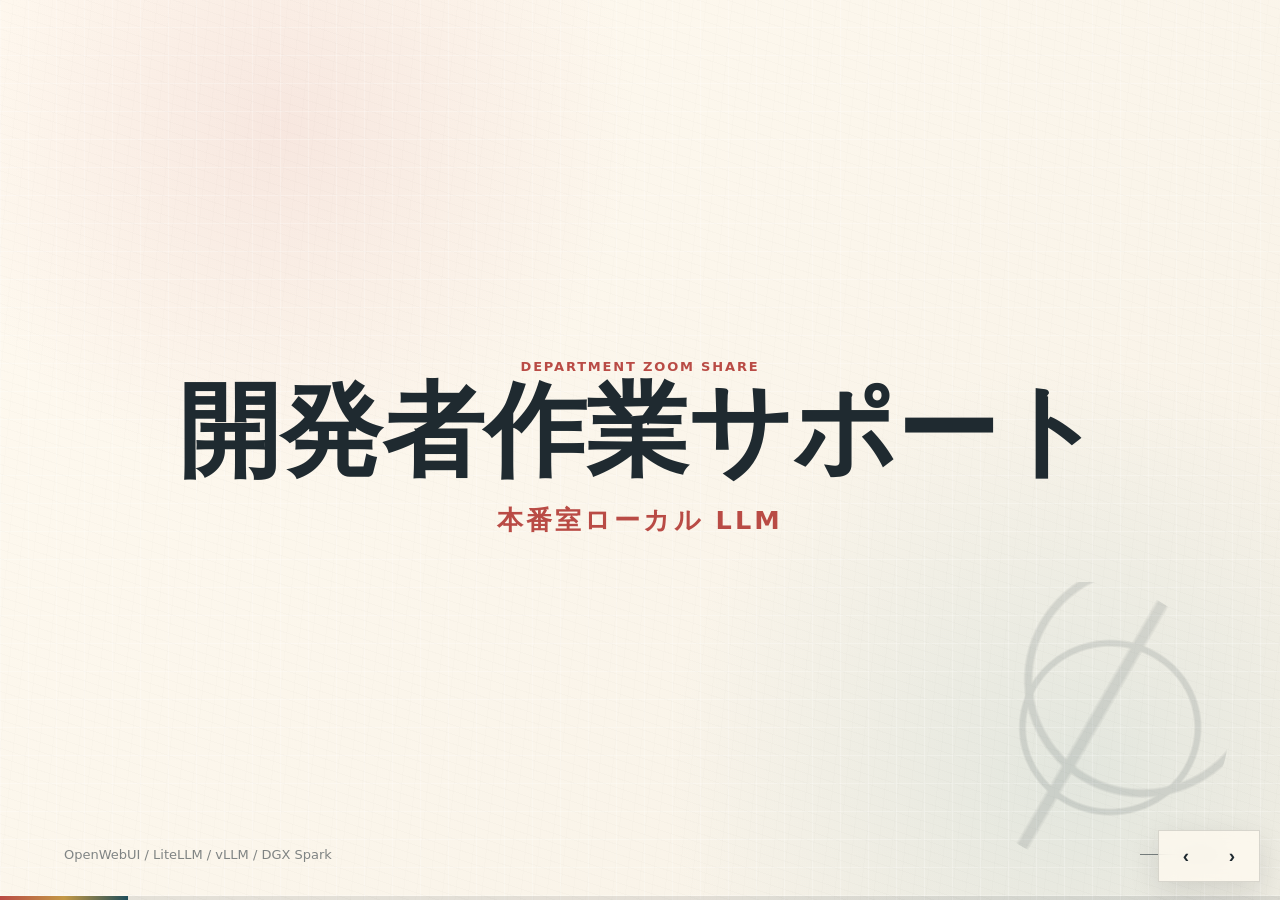
<file: 202606_ppt/images/index.html>
<!doctype html>
<html lang="ja">
<head>
  <meta charset="utf-8" />
  <meta name="viewport" content="width=device-width, initial-scale=1" />
  <title>開発者作業サポート - Web PPT</title>
  <style>
    :root {
      --paper: #f7f1e6;
      --paper-2: #fffaf0;
      --ink: #263238;
      --muted: #65706b;
      --line: rgba(57, 64, 60, 0.18);
      --sumi: #1f2a30;
      --indigo: #1f4d5a;
      --mizu: #80aeb2;
      --sakura: #d58b91;
      --kurenai: #b94b45;
      --matcha: #778b5f;
      --gold: #c39845;
      --shadow: 0 18px 55px rgba(30, 34, 32, 0.14);
    }

    * {
      box-sizing: border-box;
    }

    html,
    body {
      width: 100%;
      height: 100%;
      margin: 0;
      overflow: hidden;
      color: var(--ink);
      font-family: "Yu Gothic UI", "Hiragino Sans", "Microsoft YaHei UI", "Noto Sans CJK SC", system-ui, sans-serif;
      background:
        linear-gradient(90deg, rgba(255,255,255,0.24) 1px, transparent 1px) 0 0 / 28px 28px,
        linear-gradient(0deg, rgba(255,255,255,0.24) 1px, transparent 1px) 0 0 / 28px 28px,
        radial-gradient(circle at 22% 14%, rgba(213,139,145,0.16), transparent 28%),
        radial-gradient(circle at 84% 86%, rgba(128,174,178,0.18), transparent 31%),
        linear-gradient(135deg, var(--paper-2), var(--paper));
    }

    body::before {
      position: fixed;
      inset: 0;
      z-index: 0;
      pointer-events: none;
      content: "";
      opacity: 0.38;
      background-image:
        repeating-linear-gradient(18deg, rgba(40, 43, 41, 0.035) 0 1px, transparent 1px 9px),
        repeating-linear-gradient(96deg, rgba(40, 43, 41, 0.026) 0 1px, transparent 1px 13px);
      mix-blend-mode: multiply;
    }

    .deck {
      position: relative;
      z-index: 1;
      width: 100vw;
      height: 100vh;
    }

    .slide {
      position: absolute;
      inset: 0;
      display: grid;
      grid-template-rows: auto 1fr auto;
      gap: clamp(18px, 2vw, 30px);
      padding: clamp(30px, 4vw, 58px) clamp(36px, 5vw, 76px);
      opacity: 0;
      transform: translateX(42px) scale(0.985);
      pointer-events: none;
      transition: opacity 360ms ease, transform 420ms cubic-bezier(.2,.8,.2,1);
    }

    .slide.active {
      opacity: 1;
      transform: translateX(0) scale(1);
      pointer-events: auto;
    }

    .slide::after {
      position: absolute;
      right: clamp(24px, 4vw, 58px);
      bottom: clamp(22px, 3vw, 42px);
      width: min(24vw, 270px);
      height: min(26vw, 280px);
      z-index: -1;
      content: "";
      opacity: 0.12;
      background:
        linear-gradient(120deg, transparent 48%, var(--sumi) 49% 51%, transparent 52%) center / 100% 100%,
        radial-gradient(ellipse at 68% 35%, transparent 0 42%, var(--sumi) 43% 45%, transparent 46%),
        radial-gradient(ellipse at 56% 52%, transparent 0 39%, var(--sumi) 40% 42%, transparent 43%);
      border-radius: 45% 55% 52% 48%;
    }

    header {
      display: flex;
      align-items: flex-start;
      justify-content: space-between;
      gap: 28px;
      min-height: 64px;
      border-top: 1px solid var(--line);
      padding-top: 18px;
    }

    .kicker {
      margin: 0 0 8px;
      color: var(--kurenai);
      font-size: 13px;
      font-weight: 700;
      letter-spacing: 0.14em;
      text-transform: uppercase;
    }

    h1,
    h2,
    h3,
    p {
      margin: 0;
    }

    h1 {
      max-width: 980px;
      font-size: clamp(56px, 8.5vw, 122px);
      line-height: 0.96;
      font-weight: 800;
      letter-spacing: 0;
      color: var(--sumi);
    }

    h2 {
      max-width: 1040px;
      font-size: clamp(34px, 5vw, 70px);
      line-height: 1.04;
      font-weight: 800;
      letter-spacing: 0;
      color: var(--sumi);
    }

    h3 {
      font-size: clamp(20px, 2.1vw, 30px);
      line-height: 1.16;
      font-weight: 760;
      color: var(--sumi);
    }

    .subhead {
      max-width: 780px;
      margin-top: 24px;
      font-size: clamp(18px, 2.1vw, 28px);
      line-height: 1.58;
      color: var(--muted);
    }

    .stamp {
      flex: none;
      display: grid;
      place-items: center;
      width: 72px;
      height: 72px;
      border: 2px solid rgba(185, 75, 69, 0.72);
      color: var(--kurenai);
      font-weight: 800;
      line-height: 1.04;
      text-align: center;
      transform: rotate(3deg);
      background: rgba(255, 250, 240, 0.54);
    }

    main {
      align-self: stretch;
      display: grid;
      align-items: center;
    }

    footer {
      display: flex;
      align-items: center;
      justify-content: space-between;
      gap: 20px;
      color: rgba(38, 50, 56, 0.58);
      font-size: 13px;
    }

    .slide-no {
      display: inline-flex;
      align-items: center;
      gap: 9px;
      white-space: nowrap;
    }

    .slide-no::before {
      width: 38px;
      height: 1px;
      content: "";
      background: currentColor;
    }

    .title-layout {
      display: grid;
      grid-template-columns: minmax(0, 1.1fr) minmax(300px, 0.9fr);
      gap: clamp(32px, 6vw, 90px);
      align-items: center;
    }

    .title-minimal {
      grid-template-rows: 1fr;
      place-items: center;
      text-align: center;
    }

    .title-minimal main {
      width: 100%;
      place-items: center;
    }

    .title-minimal h1 {
      font-size: clamp(56px, 8vw, 118px);
      letter-spacing: 0;
    }

    .title-minimal .subhead {
      max-width: none;
      margin-top: 20px;
      color: var(--kurenai);
      font-size: clamp(18px, 2vw, 27px);
      font-weight: 760;
      letter-spacing: 0.12em;
    }

    .title-minimal footer {
      position: absolute;
      left: clamp(36px, 5vw, 76px);
      right: clamp(36px, 5vw, 76px);
      bottom: clamp(22px, 3vw, 42px);
    }

    .logo-lockup {
      display: flex;
      align-items: center;
      gap: 22px;
    }

    .brand-logo {
      flex: none;
      width: clamp(76px, 8vw, 110px);
      height: clamp(76px, 8vw, 110px);
      filter: drop-shadow(0 14px 24px rgba(31, 42, 48, 0.14));
    }

    .brand-logo text {
      font-family: "Yu Gothic UI", "Microsoft YaHei UI", system-ui, sans-serif;
      font-weight: 850;
      letter-spacing: 0;
    }

    .enso {
      width: min(34vw, 430px);
      aspect-ratio: 1;
      justify-self: center;
    }

    .enso path,
    .enso circle {
      fill: none;
      stroke-linecap: round;
    }

    .meta-row {
      display: flex;
      flex-wrap: wrap;
      gap: 12px;
      margin-top: 32px;
    }

    .pill {
      display: inline-flex;
      align-items: center;
      min-height: 40px;
      padding: 8px 14px;
      border: 1px solid var(--line);
      color: var(--indigo);
      font-size: 15px;
      font-weight: 720;
      background: rgba(255, 250, 240, 0.58);
    }

    .toc {
      display: grid;
      grid-template-columns: repeat(2, minmax(0, 1fr));
      gap: 14px 28px;
      max-width: 1060px;
    }

    .toc-item {
      display: grid;
      grid-template-columns: 48px 1fr;
      align-items: center;
      min-height: 70px;
      border-bottom: 1px solid var(--line);
    }

    .toc-num {
      color: var(--kurenai);
      font-size: 18px;
      font-weight: 800;
      font-variant-numeric: tabular-nums;
    }

    .toc-text {
      font-size: clamp(19px, 2vw, 28px);
      font-weight: 780;
      color: var(--sumi);
    }

    .two-col {
      display: grid;
      grid-template-columns: minmax(0, 0.95fr) minmax(0, 1.05fr);
      gap: clamp(28px, 4vw, 64px);
      align-items: center;
    }

    .focus-copy {
      display: grid;
      gap: 18px;
    }

    .lead {
      font-size: clamp(25px, 3.2vw, 46px);
      line-height: 1.2;
      font-weight: 790;
      color: var(--sumi);
    }

    .support {
      max-width: 700px;
      color: var(--muted);
      font-size: clamp(17px, 1.55vw, 23px);
      line-height: 1.68;
    }

    .point-list {
      display: grid;
      gap: 13px;
      margin: 0;
      padding: 0;
      list-style: none;
    }

    .point-list li {
      display: grid;
      grid-template-columns: 14px 1fr;
      gap: 13px;
      align-items: start;
      color: var(--ink);
      font-size: clamp(17px, 1.6vw, 23px);
      line-height: 1.46;
    }

    .point-list li::before {
      width: 9px;
      height: 9px;
      margin-top: 0.55em;
      content: "";
      background: var(--gold);
      transform: rotate(45deg);
    }

    .kanban {
      display: grid;
      grid-template-columns: repeat(2, minmax(0, 1fr));
      gap: 16px;
    }

    .note {
      min-height: 134px;
      padding: 24px;
      border: 1px solid var(--line);
      background: rgba(255, 250, 240, 0.68);
      box-shadow: var(--shadow);
    }

    .note strong {
      display: block;
      margin-bottom: 9px;
      color: var(--kurenai);
      font-size: 17px;
    }

    .note span {
      display: block;
      color: var(--sumi);
      font-size: clamp(19px, 1.8vw, 26px);
      line-height: 1.35;
      font-weight: 760;
    }

    .arch-wrap {
      display: grid;
      grid-template-columns: minmax(0, 1fr);
      align-items: center;
      width: min(1180px, 100%);
      margin: 0 auto;
    }

    .arch {
      width: 100%;
      height: auto;
      filter: drop-shadow(0 20px 32px rgba(31, 42, 48, 0.12));
    }

    .arch text {
      font-family: "Yu Gothic UI", "Microsoft YaHei UI", system-ui, sans-serif;
      letter-spacing: 0;
    }

    .arch .box {
      stroke: rgba(31, 42, 48, 0.18);
      stroke-width: 2;
      fill: rgba(255, 250, 240, 0.9);
    }

    .arch .server {
      fill: #e8efe7;
    }

    .arch .gpu {
      fill: rgba(31, 77, 90, 0.08);
      stroke: rgba(31, 77, 90, 0.45);
    }

    .arch .flow {
      fill: none;
      stroke: var(--kurenai);
      stroke-width: 4;
      stroke-linecap: round;
      stroke-linejoin: round;
      marker-end: url(#arrow);
      stroke-dasharray: 10 10;
      animation: dash 1.8s linear infinite;
    }

    .arch .branch {
      stroke: var(--indigo);
      marker-end: url(#arrowBlue);
    }

    @keyframes dash {
      to {
        stroke-dashoffset: -40;
      }
    }

    .model-board {
      display: grid;
      gap: 26px;
      justify-items: center;
    }

    .model-name {
      display: grid;
      grid-template-columns: repeat(4, minmax(140px, 1fr));
      width: min(1040px, 100%);
      border: 1px solid var(--line);
      background: rgba(255, 250, 240, 0.78);
      box-shadow: var(--shadow);
    }

    .model-part {
      position: relative;
      display: grid;
      align-content: center;
      min-height: 150px;
      padding: 22px 18px;
      text-align: center;
      border-right: 1px solid var(--line);
    }

    .model-part:last-child {
      border-right: 0;
    }

    .model-token {
      display: block;
      margin-bottom: 14px;
      color: var(--kurenai);
      font-size: clamp(28px, 3.7vw, 54px);
      line-height: 1;
      font-weight: 850;
    }

    .model-meaning {
      color: var(--sumi);
      font-size: clamp(17px, 1.6vw, 23px);
      line-height: 1.32;
      font-weight: 760;
    }

    .model-caption {
      color: var(--muted);
      font-size: clamp(18px, 1.7vw, 25px);
      line-height: 1.52;
      text-align: center;
    }

    .feature-grid {
      display: grid;
      grid-template-columns: repeat(3, minmax(0, 1fr));
      gap: 18px;
    }

    .feature {
      min-height: 178px;
      padding: 23px;
      border-left: 4px solid var(--gold);
      background: rgba(255, 250, 240, 0.72);
      box-shadow: var(--shadow);
    }

    .feature:nth-child(2n) {
      border-left-color: var(--mizu);
    }

    .feature:nth-child(3n) {
      border-left-color: var(--sakura);
    }

    .feature small {
      display: block;
      margin-bottom: 10px;
      color: var(--kurenai);
      font-size: 13px;
      font-weight: 800;
      letter-spacing: 0.12em;
      text-transform: uppercase;
    }

    .feature p {
      color: var(--muted);
      font-size: clamp(16px, 1.28vw, 20px);
      line-height: 1.55;
    }

    .proxy-map {
      display: grid;
      grid-template-columns: minmax(220px, 0.75fr) minmax(0, 1fr);
      gap: 28px;
      align-items: stretch;
    }

    .proxy-center {
      display: grid;
      align-content: center;
      gap: 18px;
      padding: 30px;
      border: 1px solid var(--line);
      background: var(--sumi);
      color: var(--paper-2);
      box-shadow: var(--shadow);
    }

    .proxy-center .code {
      display: inline-block;
      width: fit-content;
      padding: 10px 12px;
      background: rgba(255, 250, 240, 0.12);
      color: #ffe8c0;
      font-family: Consolas, "SFMono-Regular", monospace;
      font-size: clamp(16px, 1.3vw, 20px);
    }

    .module-list {
      display: grid;
      grid-template-columns: repeat(2, minmax(0, 1fr));
      gap: 14px;
    }

    .module {
      display: grid;
      grid-template-columns: 52px 1fr;
      gap: 14px;
      align-items: center;
      min-height: 96px;
      padding: 18px;
      border-bottom: 1px solid var(--line);
      background: rgba(255, 250, 240, 0.42);
    }

    .module-icon {
      display: grid;
      place-items: center;
      width: 52px;
      height: 52px;
      color: var(--paper-2);
      font-size: 24px;
      font-weight: 800;
      background: var(--indigo);
      border-radius: 50%;
    }

    .module:nth-child(2n) .module-icon {
      background: var(--matcha);
    }

    .module:nth-child(3n) .module-icon {
      background: var(--kurenai);
    }

    .module p {
      color: var(--muted);
      font-size: clamp(15px, 1.2vw, 19px);
      line-height: 1.42;
    }

    .discussion {
      display: grid;
      grid-template-columns: repeat(3, minmax(0, 1fr));
      gap: 20px;
    }

    .question {
      min-height: 260px;
      display: grid;
      align-content: space-between;
      padding: 26px;
      border: 1px solid var(--line);
      background: rgba(255, 250, 240, 0.7);
      box-shadow: var(--shadow);
    }

    .question b {
      color: var(--kurenai);
      font-size: 15px;
    }

    .question span {
      display: block;
      color: var(--sumi);
      font-size: clamp(22px, 2.2vw, 34px);
      line-height: 1.24;
      font-weight: 790;
    }

    .thanks {
      display: grid;
      justify-items: center;
      text-align: center;
      gap: 26px;
    }

    .thanks h2 {
      font-size: clamp(54px, 8vw, 116px);
    }

    .thanks .subhead {
      margin: 0;
    }

    .controls {
      position: fixed;
      right: 20px;
      bottom: 18px;
      z-index: 10;
      display: flex;
      gap: 8px;
      align-items: center;
      padding: 8px;
      border: 1px solid var(--line);
      background: rgba(255, 250, 240, 0.78);
      backdrop-filter: blur(10px);
      box-shadow: 0 10px 30px rgba(30, 34, 32, 0.12);
    }

    .controls button {
      display: grid;
      place-items: center;
      width: 38px;
      height: 34px;
      border: 0;
      color: var(--sumi);
      font-size: 19px;
      font-weight: 800;
      background: transparent;
      cursor: pointer;
    }

    .controls button:hover {
      background: rgba(31, 77, 90, 0.09);
    }

    .progress {
      position: fixed;
      left: 0;
      right: 0;
      bottom: 0;
      z-index: 11;
      height: 4px;
      background: rgba(31, 42, 48, 0.1);
    }

    .progress span {
      display: block;
      height: 100%;
      width: 10%;
      background: linear-gradient(90deg, var(--kurenai), var(--gold), var(--indigo));
      transition: width 260ms ease;
    }

    @media (max-width: 860px) {
      body {
        overflow: auto;
      }

      .deck {
        height: auto;
      }

      .slide {
        position: relative;
        min-height: 100vh;
        opacity: 1;
        transform: none;
        pointer-events: auto;
        border-bottom: 1px solid var(--line);
      }

      .controls,
      .progress {
        display: none;
      }

      .title-layout,
      .two-col,
      .proxy-map {
        grid-template-columns: 1fr;
      }

      .toc,
      .kanban,
      .feature-grid,
      .module-list,
      .discussion {
        grid-template-columns: 1fr;
      }

      .model-name {
        grid-template-columns: 1fr;
      }

      .model-part {
        border-right: 0;
        border-bottom: 1px solid var(--line);
      }

      .model-part:last-child {
        border-bottom: 0;
      }

      .enso {
        width: min(70vw, 360px);
      }
    }
  </style>
</head>
<body>
  <div class="deck" id="deck">
    <section class="slide active title-minimal" data-title="プロジェクト名">
      <main>
        <div>
          <p class="kicker">Department Zoom Share</p>
          <h1>開発者作業サポート</h1>
          <p class="subhead">本番室ローカル LLM</p>
        </div>
      </main>
      <footer><span>OpenWebUI / LiteLLM / vLLM / DGX Spark</span><span class="slide-no">0 / 9</span></footer>
    </section>

    <section class="slide" data-title="目次">
      <header>
        <div>
          <p class="kicker">Agenda</p>
          <h2>目次</h2>
        </div>
        <div class="stamp">目次</div>
      </header>
      <main>
        <div class="toc">
          <div class="toc-item"><span class="toc-num">02</span><span class="toc-text">プロジェクト背景</span></div>
          <div class="toc-item"><span class="toc-num">03</span><span class="toc-text">全体アーキテクチャ</span></div>
          <div class="toc-item"><span class="toc-num">04</span><span class="toc-text">モデル名の分解</span></div>
          <div class="toc-item"><span class="toc-num">05</span><span class="toc-text">vLLM の役割</span></div>
          <div class="toc-item"><span class="toc-num">06</span><span class="toc-text">LiteLLM の役割</span></div>
          <div class="toc-item"><span class="toc-num">07</span><span class="toc-text">OpenWebUI の役割</span></div>
          <div class="toc-item"><span class="toc-num">08</span><span class="toc-text">ディスカッション</span></div>
          <div class="toc-item"><span class="toc-num">09</span><span class="toc-text">ご清聴ありがとうございました</span></div>
        </div>
      </main>
      <footer><span>アーキテクチャを軸に、概念よりも本プロジェクトでの実装イメージを中心に紹介します</span><span class="slide-no">1 / 9</span></footer>
    </section>

    <section class="slide" data-title="背景">
      <header>
        <div>
          <p class="kicker">Background</p>
          <h2>背景</h2>
        </div>
        <div class="stamp">背景</div>
      </header>
      <main>
        <div class="two-col">
          <div class="focus-copy">
            <p class="lead">本番室はインターネットに接続できません。それでも作業判断は止められません。</p>
            <p class="support">保守、障害対応、リリース作業では、コマンドの意味、ログの手掛かり、設定差分、作業手順を確認する場面が多くあります。これまでは経験、文書、人による確認に頼っていました。そこで、安全境界の内側にローカル AI アシスタントを用意します。</p>
          </div>
          <div class="kanban">
            <div class="note"><strong>現場の課題</strong><span>困った時に外部検索やオンライン AI を使えない</span></div>
            <div class="note"><strong>安全前提</strong><span>本番情報は内網から出さず、推論はローカルで完結</span></div>
            <div class="note"><strong>目指す機能</strong><span>コマンド説明、ログ分析、手順確認、初動調査</span></div>
            <div class="note"><strong>構成方針</strong><span>ブラウザ入口 + 負荷分散 + 2 台の GPU 推論ノード</span></div>
          </div>
        </div>
      </main>
      <footer><span>ポイント：本番室の隔離ルールを守りながら、AI 支援を作業現場へ持ち込む</span><span class="slide-no">2 / 9</span></footer>
    </section>

    <section class="slide" data-title="アーキテクチャ">
      <header>
        <div>
          <p class="kicker">Architecture</p>
          <h2>ブラウザから GPU 推論までの流れ</h2>
        </div>
        <div class="stamp">構成</div>
      </header>
      <main>
        <div class="arch-wrap">
          <svg class="arch" viewBox="0 0 1200 620" role="img" aria-label="OpenWebUI LiteLLM vLLM DGX Spark architecture diagram">
            <defs>
              <marker id="arrow" markerWidth="10" markerHeight="10" refX="8" refY="3" orient="auto" markerUnits="strokeWidth">
                <path d="M0,0 L0,6 L9,3 z" fill="#b94b45"></path>
              </marker>
              <marker id="arrowBlue" markerWidth="10" markerHeight="10" refX="8" refY="3" orient="auto" markerUnits="strokeWidth">
                <path d="M0,0 L0,6 L9,3 z" fill="#1f4d5a"></path>
              </marker>
              <filter id="softShadow">
                <feDropShadow dx="0" dy="9" stdDeviation="12" flood-color="#1f2a30" flood-opacity=".13"/>
              </filter>
            </defs>

            <rect x="30" y="80" width="190" height="160" rx="16" class="box" filter="url(#softShadow)"/>
            <rect x="68" y="124" width="114" height="72" rx="8" fill="#d9e7e6" stroke="#80aeb2" stroke-width="3"/>
            <path d="M96 208h58l15 24H81z" fill="#8fb5b5" opacity=".9"/>
            <text x="125" y="55" text-anchor="middle" fill="#b94b45" font-size="20" font-weight="800">本番室 PC</text>
            <text x="125" y="285" text-anchor="middle" fill="#263238" font-size="23" font-weight="800">Browser</text>
            <text x="125" y="316" text-anchor="middle" fill="#65706b" font-size="16">内部 URL でアクセス</text>

            <rect x="320" y="72" width="210" height="178" rx="18" class="box" filter="url(#softShadow)"/>
            <rect x="354" y="110" width="142" height="98" rx="10" fill="#fffaf0" stroke="#1f4d5a" stroke-width="3"/>
            <circle cx="376" cy="132" r="7" fill="#d58b91"/>
            <circle cx="398" cy="132" r="7" fill="#c39845"/>
            <circle cx="420" cy="132" r="7" fill="#80aeb2"/>
            <path d="M376 166h98M376 188h66" stroke="#1f2a30" stroke-width="5" stroke-linecap="round" opacity=".72"/>
            <text x="425" y="286" text-anchor="middle" fill="#263238" font-size="25" font-weight="850">OpenWebUI</text>
            <text x="425" y="318" text-anchor="middle" fill="#65706b" font-size="16">Chat UI / 利用者入口</text>

            <rect x="632" y="70" width="210" height="180" rx="18" class="box" filter="url(#softShadow)"/>
            <path d="M700 126h76l38 42-38 42h-76l-38-42z" fill="#f7e5d5" stroke="#b94b45" stroke-width="4"/>
            <path d="M704 168h70M737 132v72" stroke="#b94b45" stroke-width="5" stroke-linecap="round"/>
            <text x="737" y="286" text-anchor="middle" fill="#263238" font-size="25" font-weight="850">LiteLLM</text>
            <text x="737" y="318" text-anchor="middle" fill="#65706b" font-size="16">Proxy + Load Balancing</text>
            <text x="737" y="348" text-anchor="middle" fill="#b94b45" font-size="16" font-weight="800">simple-shuffle</text>

            <rect x="935" y="30" width="230" height="242" rx="18" class="box server" filter="url(#softShadow)"/>
            <rect x="966" y="78" width="168" height="76" rx="10" class="gpu" stroke-width="3"/>
            <path d="M986 116h128M1006 98v36M1034 98v36M1062 98v36M1090 98v36" stroke="#1f4d5a" stroke-width="4" stroke-linecap="round" opacity=".7"/>
            <text x="1050" y="58" text-anchor="middle" fill="#1f4d5a" font-size="21" font-weight="850">DGX Spark #1</text>
            <text x="1050" y="188" text-anchor="middle" fill="#263238" font-size="22" font-weight="850">vLLM</text>
            <text x="1050" y="218" text-anchor="middle" fill="#65706b" font-size="16">GPU 推論サービス</text>
            <text x="1050" y="248" text-anchor="middle" fill="#b94b45" font-size="16" font-weight="850">Gemma-4-26B-A4B-NVFP4</text>

            <rect x="935" y="345" width="230" height="242" rx="18" class="box server" filter="url(#softShadow)"/>
            <rect x="966" y="393" width="168" height="76" rx="10" class="gpu" stroke-width="3"/>
            <path d="M986 431h128M1006 413v36M1034 413v36M1062 413v36M1090 413v36" stroke="#1f4d5a" stroke-width="4" stroke-linecap="round" opacity=".7"/>
            <text x="1050" y="373" text-anchor="middle" fill="#1f4d5a" font-size="21" font-weight="850">DGX Spark #2</text>
            <text x="1050" y="503" text-anchor="middle" fill="#263238" font-size="22" font-weight="850">vLLM</text>
            <text x="1050" y="533" text-anchor="middle" fill="#65706b" font-size="16">第 2 推論ノード</text>
            <text x="1050" y="563" text-anchor="middle" fill="#b94b45" font-size="16" font-weight="850">Gemma-4-26B-A4B-NVFP4</text>

            <path class="flow" d="M220 160 C260 160 280 160 320 160"/>
            <path class="flow" d="M530 160 C575 160 590 160 632 160"/>
            <path class="flow branch" d="M842 156 C888 122 890 122 935 122"/>
            <path class="flow branch" d="M842 192 C895 342 890 430 935 450"/>

            <path d="M62 520 C180 486 230 536 346 500 S556 470 676 518 894 534 1100 492" fill="none" stroke="#c39845" stroke-width="4" opacity=".45"/>
            <text x="603" y="590" text-anchor="middle" fill="#65706b" font-size="19">Browser → OpenWebUI → LiteLLM → vLLM on two DGX Spark GPUs</text>
          </svg>
        </div>
      </main>
      <footer><span>OpenWebUI は画面体験、LiteLLM は転送と分散、vLLM は GPU 上でのモデル推論を担当します</span><span class="slide-no">3 / 9</span></footer>
    </section>

    <section class="slide" data-title="モデル名分解">
      <header>
        <div>
          <p class="kicker">Model Name</p>
          <h2>モデル名の分解</h2>
        </div>
        <div class="stamp">モデル</div>
      </header>
      <main>
        <div class="model-board">
          <div class="model-name" aria-label="Gemma-4-26B-A4B-NVFP4 model name split into four parts">
            <div class="model-part">
              <span class="model-token">Gemma-4</span>
              <span class="model-meaning">Gemma ファミリー<br>第 4 世代モデル</span>
            </div>
            <div class="model-part">
              <span class="model-token">26B</span>
              <span class="model-meaning">総パラメータ規模<br>約 260 億</span>
            </div>
            <div class="model-part">
              <span class="model-token">A4B</span>
              <span class="model-meaning">推論時に<br>約 40 億を有効化</span>
            </div>
            <div class="model-part">
              <span class="model-token">NVFP4</span>
              <span class="model-meaning">NVIDIA FP4<br>低精度量子化形式</span>
            </div>
          </div>
          <p class="model-caption">正式名称：<strong>Gemma-4-26B-A4B-NVFP4</strong><br>読み方はシンプルです。Gemma 第 4 世代、総規模 26B、推論時に約 4B を有効化し、NVFP4 量子化を使うモデルです。</p>
        </div>
      </main>
      <footer><span>名前を暗記するより、モデルの世代、規模、有効化されるパラメータ、量子化形式を読み取ることが大切です</span><span class="slide-no">4 / 9</span></footer>
    </section>

    <section class="slide" data-title="vLLM">
      <header>
        <div class="logo-lockup">
          <svg class="brand-logo" viewBox="0 0 120 120" aria-label="vLLM logo style mark">
            <rect x="14" y="14" width="92" height="92" rx="24" fill="#1f4d5a"/>
            <path d="M34 42l20 38 32-48" fill="none" stroke="#fffaf0" stroke-width="10" stroke-linecap="round" stroke-linejoin="round"/>
            <circle cx="82" cy="82" r="10" fill="#c39845"/>
          </svg>
          <div>
            <p class="kicker">Inference Engine</p>
            <h2>vLLM</h2>
          </div>
        </div>
        <div class="stamp">推論</div>
      </header>
      <main>
        <div class="two-col">
          <div class="focus-copy">
            <p class="lead">vLLM は本プロジェクトのモデル推論サービスです。</p>
            <p class="support">Gemma-4-26B-A4B-NVFP4 をロードし、GPU 推論を管理し、API リクエストを受け取り、生成結果を上位サービスへ返します。同じ領域のツールとしては Ollama、TGI、llama.cpp server などがあります。</p>
          </div>
          <div class="feature-grid">
            <div class="feature"><small>Load</small><h3>モデルをロード</h3><p>ローカルのモデル重みを GPU / VRAM に載せ、アクセス可能な推論サービスとして起動します。</p></div>
            <div class="feature"><small>Serve</small><h3>API を提供</h3><p>互換性のある呼び出し口を公開し、上位の LiteLLM からモデル API のように利用できます。</p></div>
            <div class="feature"><small>Speed</small><h3>スループット向上</h3><p>並列推論を意識したスケジューリングにより、複数人が同時に使う場面に向いています。</p></div>
            <div class="feature"><small>GPU</small><h3>GPU を活用</h3><p>大規模モデルの計算を DGX Spark の GPU 上で実行します。</p></div>
            <div class="feature"><small>Local</small><h3>ローカル実行</h3><p>モデルとデータを本番室内網に留め、隔離環境の要件を満たします。</p></div>
            <div class="feature"><small>Similar</small><h3>類似ツール</h3><p>Ollama は使いやすさ寄り、vLLM は高性能なサービス化推論寄りです。</p></div>
          </div>
        </div>
      </main>
      <footer><span>vLLM は「モデルを動かすエンジン」と考えると分かりやすいです</span><span class="slide-no">5 / 9</span></footer>
    </section>

    <section class="slide" data-title="LiteLLM">
      <header>
        <div class="logo-lockup">
          <svg class="brand-logo" viewBox="0 0 120 120" aria-label="litellm logo style mark">
            <rect x="14" y="14" width="92" height="92" rx="24" fill="#b94b45"/>
            <path d="M36 60h48M60 36v48" stroke="#fffaf0" stroke-width="9" stroke-linecap="round"/>
            <path d="M36 60l-12-12M84 60l12-12M36 60l-12 12M84 60l12 12" stroke="#f4cf89" stroke-width="7" stroke-linecap="round"/>
            <circle cx="60" cy="60" r="13" fill="#fffaf0"/>
          </svg>
          <div>
            <p class="kicker">Proxy / Load Balancer</p>
            <h2>litellm</h2>
          </div>
        </div>
        <div class="stamp">中継</div>
      </header>
      <main>
        <div class="proxy-map">
          <div class="proxy-center">
            <h3>本プロジェクトでは主に 2 つの機能を使います</h3>
            <p class="support" style="color: rgba(255,250,240,.78)">LiteLLM には多くの機能がありますが、ここでは OpenAI-compatible proxy と、2 つの vLLM backend に対する load balancing に絞って利用します。</p>
            <span class="code">routing_strategy: simple-shuffle</span>
          </div>
          <div class="feature-grid">
            <div class="feature"><small>Proxy</small><h3>API 入口の統一</h3><p>OpenWebUI は LiteLLM に接続するだけで、背後に何台の vLLM があるかを意識しません。</p></div>
            <div class="feature"><small>LB</small><h3>リクエスト分散</h3><p>利用者のリクエストを DGX Spark #1 と #2 に分散し、1 台への集中を避けます。</p></div>
            <div class="feature"><small>Model Alias</small><h3>モデル名管理</h3><p>バックエンドのモデルを、利用者に分かりやすい名前として公開できます。</p></div>
            <div class="feature"><small>Routing</small><h3>ルーティング戦略</h3><p>simple-shuffle はシンプルで分かりやすく、現在の 2 ノード構成に適しています。</p></div>
            <div class="feature"><small>Future</small><h3>今後の拡張</h3><p>将来的にはレート制限、ログ、認証、fallback、利用統計なども接続できます。</p></div>
            <div class="feature"><small>Boundary</small><h3>役割の分離</h3><p>LiteLLM は推論を行わず、リクエストを正しい推論サービスへ届けます。</p></div>
          </div>
        </div>
      </main>
      <footer><span>LiteLLM は「リクエストの交通整理役」と考えると分かりやすいです</span><span class="slide-no">6 / 9</span></footer>
    </section>

    <section class="slide" data-title="OpenWebUI">
      <header>
        <div class="logo-lockup">
          <svg class="brand-logo" viewBox="0 0 120 120" aria-label="openwebui logo style mark">
            <rect x="14" y="14" width="92" height="92" rx="24" fill="#778b5f"/>
            <path d="M34 40h52a14 14 0 0 1 14 14v18a14 14 0 0 1-14 14H62l-20 16v-16h-8a14 14 0 0 1-14-14V54a14 14 0 0 1 14-14z" fill="#fffaf0"/>
            <circle cx="49" cy="63" r="5" fill="#778b5f"/>
            <circle cx="63" cy="63" r="5" fill="#778b5f"/>
            <circle cx="77" cy="63" r="5" fill="#778b5f"/>
          </svg>
          <div>
            <p class="kicker">Chat Interface</p>
            <h2>openwebui</h2>
          </div>
        </div>
        <div class="stamp">画面</div>
      </header>
      <main>
        <div class="two-col">
          <div class="focus-copy">
            <p class="lead">OpenWebUI は利用者が実際に触る入口です。</p>
            <p class="support">下位のモデル機能を ChatGPT のような利用体験として提供します。作業者は API を直接扱う必要がなく、内部 URL を開き、モデルを選び、質問を入力するだけです。</p>
          </div>
          <div class="module-list">
            <div class="module"><span class="module-icon">話</span><div><h3>チャット対話</h3><p>コマンド説明、ログ分析、手順確認を行うメイン作業領域です。</p></div></div>
            <div class="module"><span class="module-icon">模</span><div><h3>モデル選択</h3><p>Gemma-4-26B-A4B-NVFP4 などの利用可能モデルを表示します。</p></div></div>
            <div class="module"><span class="module-icon">人</span><div><h3>ユーザーと権限</h3><p>実際の安全要件に合わせて、アカウント、アクセス範囲、ロールを管理できます。</p></div></div>
            <div class="module"><span class="module-icon">知</span><div><h3>ナレッジ / RAG</h3><p>今後、内部手順書、FAQ、障害資料を接続し、回答の現場適合度を高められます。</p></div></div>
            <div class="module"><span class="module-icon">文</span><div><h3>ファイルと履歴</h3><p>対話履歴やファイル入力を扱えます。データ保存方針との整合が必要です。</p></div></div>
            <div class="module"><span class="module-icon">管</span><div><h3>管理設定</h3><p>LiteLLM への接続、モデル表示、システムプロンプト、利用ポリシーを設定します。</p></div></div>
          </div>
        </div>
      </main>
      <footer><span>OpenWebUI は「作業者が AI と対話する窓口」と考えると分かりやすいです</span><span class="slide-no">7 / 9</span></footer>
    </section>

    <section class="slide" data-title="ディスカッション">
      <header>
        <div>
          <p class="kicker">Discussion</p>
          <h2>ディスカッション</h2>
        </div>
        <div class="stamp">討論</div>
      </header>
      <main>
        <div class="discussion">
          <div class="question"><b>01</b><span>本番室 AI では、どの範囲の対話履歴を保存すべきか？</span></div>
          <div class="question"><b>02</b><span>どの手順書や障害資料から RAG 化を始めるべきか？</span></div>
          <div class="question"><b>03</b><span>DGX Spark #1 が停止した場合、OpenWebUI と LiteLLM をどう冗長化するか？</span></div>
        </div>
      </main>
      <footer><span>ここから「動く」だけでなく、「使いやすい・管理しやすい・継続できる」仕組みに育てていきます</span><span class="slide-no">8 / 9</span></footer>
    </section>

    <section class="slide" data-title="ご清聴ありがとうございました">
      <header>
        <div>
          <p class="kicker">Thank You</p>
          <h2>ご清聴ありがとうございました</h2>
        </div>
        <div class="stamp">礼</div>
      </header>
      <main>
        <div class="thanks">
          <svg class="enso" viewBox="0 0 520 520" aria-hidden="true">
            <path d="M413 136C360 70 246 60 164 113 80 168 65 289 133 371c72 86 205 91 283 19 70-63 84-164 30-238" stroke="#1f2a30" stroke-width="20" opacity=".72" fill="none" stroke-linecap="round"/>
            <path d="M189 257c35-42 93-55 141-33 17 8 30 19 40 33" stroke="#b94b45" stroke-width="8" opacity=".72" fill="none" stroke-linecap="round"/>
            <path d="M184 304c50 55 139 56 190 1" stroke="#1f4d5a" stroke-width="8" opacity=".68" fill="none" stroke-linecap="round"/>
          </svg>
          <p class="subhead">ご質問をお待ちしています。このローカル AI 支援システムを、より信頼でき、より作業現場に寄り添う形へ一緒に育てていきましょう。</p>
        </div>
      </main>
      <footer><span>End</span><span class="slide-no">9 / 9</span></footer>
    </section>
  </div>

  <div class="controls" aria-label="Slide controls">
    <button type="button" id="prev" title="前のページ" aria-label="前のページ">‹</button>
    <button type="button" id="next" title="次のページ" aria-label="次のページ">›</button>
  </div>
  <div class="progress" aria-hidden="true"><span id="progress"></span></div>

  <script>
    const slides = Array.from(document.querySelectorAll(".slide"));
    const progress = document.getElementById("progress");
    let current = 0;

    function showSlide(index) {
      current = Math.max(0, Math.min(slides.length - 1, index));
      slides.forEach((slide, i) => slide.classList.toggle("active", i === current));
      progress.style.width = `${((current + 1) / slides.length) * 100}%`;
      document.title = `${slides[current].dataset.title} - 開発者作業サポート`;
    }

    document.getElementById("prev").addEventListener("click", () => showSlide(current - 1));
    document.getElementById("next").addEventListener("click", () => showSlide(current + 1));

    window.addEventListener("keydown", (event) => {
      if (["ArrowRight", "PageDown", " "].includes(event.key)) {
        event.preventDefault();
        showSlide(current + 1);
      }
      if (["ArrowLeft", "PageUp"].includes(event.key)) {
        event.preventDefault();
        showSlide(current - 1);
      }
      if (event.key === "Home") showSlide(0);
      if (event.key === "End") showSlide(slides.length - 1);
    });

    let touchStartX = 0;
    window.addEventListener("touchstart", (event) => {
      touchStartX = event.changedTouches[0].screenX;
    }, { passive: true });

    window.addEventListener("touchend", (event) => {
      const deltaX = event.changedTouches[0].screenX - touchStartX;
      if (Math.abs(deltaX) > 55) showSlide(current + (deltaX < 0 ? 1 : -1));
    }, { passive: true });

    showSlide(0);
  </script>
</body>
</html>
</file>
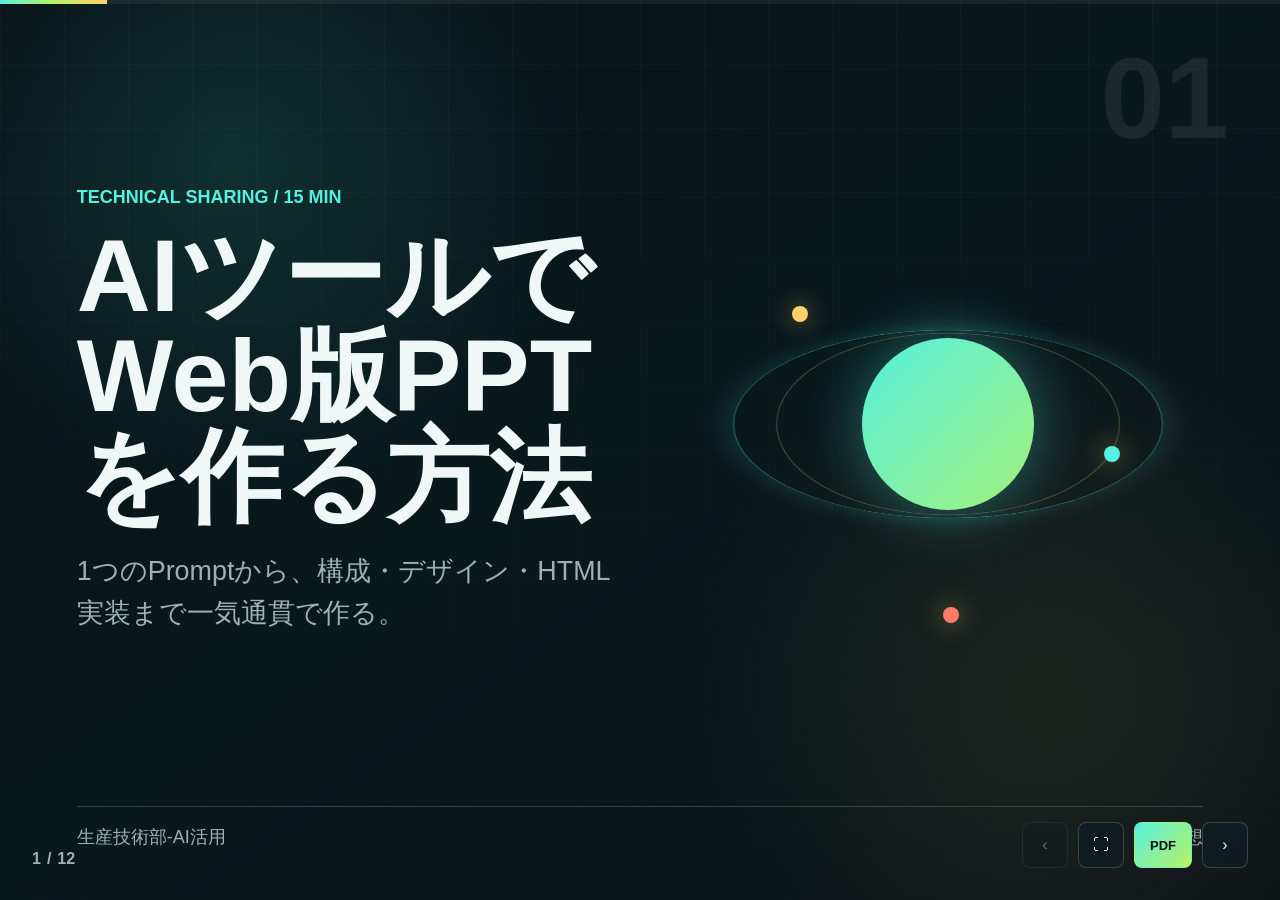
<file: 20260717_AI分享/demo-01-by-prompt/index.html>
<!doctype html>
<html lang="ja">
  <head>
    <meta charset="utf-8">
    <meta name="viewport" content="width=device-width, initial-scale=1">
    <title>AIツールでWeb版PPTを作る方法</title>
    <link rel="stylesheet" href="style.css">
  </head>
  <body>
    <div class="deck-shell">
      <div class="progress" aria-hidden="true">
        <span id="progress-bar"></span>
      </div>

      <main class="slides" id="slides" aria-live="polite">
        <section class="slide cover active" data-section="01">
          <div class="slide-grid cover-grid">
            <div class="hero-copy">
              <p class="kicker">Technical Sharing / 15 min</p>
              <h1>AIツールで<br>Web版PPTを作る方法</h1>
              <p class="lead">1つのPromptから、構成・デザイン・HTML実装まで一気通貫で作る。</p>
            </div>
            <div class="orbital-visual" aria-hidden="true">
              <span class="ring ring-a"></span>
              <span class="ring ring-b"></span>
              <span class="core"></span>
              <span class="node node-1"></span>
              <span class="node node-2"></span>
              <span class="node node-3"></span>
            </div>
          </div>
          <footer class="slide-meta">
            <span>生産技術部-AI活用</span>
            <span>李想</span>
          </footer>
        </section>

        <section class="slide" data-section="02">
          <p class="kicker">Background</p>
          <h2>従来のPPT作成は、内容より整形に時間を使いやすい</h2>
          <div class="split">
            <div>
              <p class="statement">課題は「伝えたいこと」を作る前に、レイアウト調整が作業の中心になりやすいこと。</p>
              <ul class="bullet-list">
                <li>ページ構成を考える時間が長い</li>
                <li>配置・余白・フォントの調整が発生する</li>
                <li>見た目の統一に経験が必要になる</li>
                <li>修正のたびに手作業が増えやすい</li>
              </ul>
            </div>
            <div class="comparison-visual" aria-label="従来作業の負荷">
              <div class="bar-row"><span>構成</span><i style="--w: 72%"></i></div>
              <div class="bar-row"><span>文章</span><i style="--w: 56%"></i></div>
              <div class="bar-row"><span>整形</span><i style="--w: 92%"></i></div>
              <div class="bar-row"><span>修正</span><i style="--w: 78%"></i></div>
            </div>
          </div>
        </section>

        <section class="slide" data-section="03">
          <p class="kicker">Goal</p>
          <h2>目標は「Promptで作り、ブラウザで見せる」作成フローを身につけること</h2>
          <div class="three-cards">
            <article class="card">
              <span class="card-index">01</span>
              <h3>短時間で初版化</h3>
              <p>AIに構成、文面、デザイン、HTML実装をまとめて依頼する。</p>
            </article>
            <article class="card">
              <span class="card-index">02</span>
              <h3>修正を対話化</h3>
              <p>「もっと簡潔に」「未来感を強く」など自然文で改善する。</p>
            </article>
            <article class="card">
              <span class="card-index">03</span>
              <h3>共有を簡単に</h3>
              <p>HTMLとして開き、画面共有やPDF出力に使う。</p>
            </article>
          </div>
        </section>

        <section class="slide" data-section="04">
          <p class="kicker">Agenda</p>
          <h2>本日の流れは、考え方から実演までを一つの線で見る</h2>
          <ol class="agenda-list">
            <li><span>01</span>なぜWeb版PPTか</li>
            <li><span>02</span>使うAI Agentツール</li>
            <li><span>03</span>良いPromptの作り方</li>
            <li><span>04</span>生成から修正までの流れ</li>
            <li><span>05</span>成果物の確認と共有</li>
          </ol>
        </section>

        <section class="slide" data-section="05">
          <p class="kicker">Concept</p>
          <h2>Web版PPTは、スライドを「コードとして扱える」ことが強み</h2>
          <div class="split reverse">
            <div class="code-window" aria-label="HTML PPTのイメージ">
              <div class="window-dots"><i></i><i></i><i></i></div>
              <pre><code>&lt;section class="slide"&gt;
  &lt;h2&gt;結論をタイトルにする&lt;/h2&gt;
  &lt;ul&gt;
    &lt;li&gt;要点を短く整理&lt;/li&gt;
    &lt;li&gt;CSSで統一デザイン&lt;/li&gt;
  &lt;/ul&gt;
&lt;/section&gt;</code></pre>
            </div>
            <div>
              <p class="statement">HTML化すると、見た目も動きもファイル単位で管理できる。</p>
              <ul class="bullet-list">
                <li>ブラウザだけで再生できる</li>
                <li>CSSで全ページのデザインを統一できる</li>
                <li>JavaScriptでページ送りや進捗を制御できる</li>
                <li>印刷機能でPDF化できる</li>
              </ul>
            </div>
          </div>
        </section>

        <section class="slide" data-section="06">
          <p class="kicker">Tools</p>
          <h2>Agent型ツールは、PPT作成を「依頼できる作業」に変える</h2>
          <div class="tool-grid">
            <article class="tool-card primary">
              <h3>Codex</h3>
              <p>HTML、CSS、JavaScriptの生成と修正に向く。</p>
            </article>
            <article class="tool-card">
              <h3>Claude Code</h3>
              <p>対話しながら構成と実装を整える選択肢。</p>
            </article>
            <article class="tool-card">
              <h3>Kimi Code</h3>
              <p>国内環境で検討しやすい代替候補。</p>
            </article>
          </div>
          <p class="note">利用可否、社内ルール、情報管理の条件は事前確認が必要。</p>
        </section>

        <section class="slide" data-section="07">
          <p class="kicker">Prompt</p>
          <h2>良いPromptは「何を、誰に、どの形式で」を明確にする</h2>
          <div class="prompt-matrix">
            <div><span>Theme</span><strong>テーマ</strong><p>AIでWeb版PPTを作る方法</p></div>
            <div><span>Audience</span><strong>対象者</strong><p>部門内の技術共有参加者</p></div>
            <div><span>Output</span><strong>成果物</strong><p>ブラウザで動くHTML PPT</p></div>
            <div><span>Design</span><strong>見た目</strong><p>未来感、極簡、統一感</p></div>
          </div>
        </section>

        <section class="slide" data-section="08">
          <p class="kicker">Workflow</p>
          <h2>生成フローは「素材整理 → Prompt → 生成 → 確認 → 修正」で回す</h2>
          <div class="flow">
            <article><span>1</span><h3>素材整理</h3><p>目的、対象者、原稿をまとめる。</p></article>
            <article><span>2</span><h3>Prompt作成</h3><p>ページ数、言語、構成、機能を指定する。</p></article>
            <article><span>3</span><h3>AI生成</h3><p>HTML/CSS/JSとして初版を作る。</p></article>
            <article><span>4</span><h3>確認</h3><p>文字量、整列、操作性を見る。</p></article>
            <article><span>5</span><h3>修正</h3><p>差分を指示して完成度を上げる。</p></article>
          </div>
        </section>

        <section class="slide" data-section="09">
          <p class="kicker">Demo Plan</p>
          <h2>成果演示では、Promptから動くページまでの変化を見せる</h2>
          <div class="demo-layout">
            <div class="screen-stack" aria-hidden="true">
              <span></span><span></span><span></span>
            </div>
            <ul class="bullet-list large">
              <li>Promptを入力して、初版を生成する</li>
              <li>タイトル、要点、ページ構成を確認する</li>
              <li>デザインの方向性を追加指示する</li>
              <li>ブラウザでページ送りと印刷を確認する</li>
            </ul>
          </div>
        </section>

        <section class="slide" data-section="10">
          <p class="kicker">Risk</p>
          <h2>AI生成物は、最後に人が内容と表現を確認する必要がある</h2>
          <div class="risk-grid">
            <article><h3>内容の正確性</h3><p>事実、固有名詞、数値は必ず確認する。</p></article>
            <article><h3>情報管理</h3><p>社外秘や個人情報は投入前に扱いを判断する。</p></article>
            <article><h3>表示品質</h3><p>文字溢れ、印刷、ブラウザ差分を確認する。</p></article>
            <article><h3>過度な装飾</h3><p>目的に合わない演出は削り、伝わりやすさを優先する。</p></article>
          </div>
        </section>

        <section class="slide" data-section="11">
          <p class="kicker">Next Step</p>
          <h2>次は、部門内テンプレートとして再利用できる形にする</h2>
          <div class="timeline">
            <article>
              <span>Step 1</span>
              <h3>標準Promptを作る</h3>
              <p>テーマ、目的、ページ数、デザイン条件を固定化する。</p>
            </article>
            <article>
              <span>Step 2</span>
              <h3>テンプレート化する</h3>
              <p>表紙、目次、まとめ、Q&Aを再利用可能にする。</p>
            </article>
            <article>
              <span>Step 3</span>
              <h3>活用例を増やす</h3>
              <p>技術共有、改善報告、教育資料へ展開する。</p>
            </article>
          </div>
        </section>

        <section class="slide" data-section="12">
          <p class="kicker">Summary</p>
          <h2>AIを使うと、PPT作成は「手作業」から「設計とレビュー」に変わる</h2>
          <div class="closing-grid">
            <div>
              <ul class="bullet-list large">
                <li>Promptで構成とデザインをまとめて指定する</li>
                <li>HTML版ならブラウザで再生・共有・PDF化できる</li>
                <li>人は目的、正確性、伝わり方を確認する</li>
              </ul>
            </div>
            <div class="qa-mark" aria-hidden="true">Q&amp;A</div>
          </div>
          <footer class="slide-meta">
            <span>ご清聴ありがとうございました</span>
            <span>生産技術部-AI活用</span>
          </footer>
        </section>
      </main>

      <nav class="deck-controls" aria-label="スライド操作">
        <button id="prev" type="button" aria-label="前のスライド">‹</button>
        <button id="fullscreen" type="button" aria-label="全画面">⛶</button>
        <button id="print-pdf" class="pdf-button" type="button" aria-label="PDFとして保存">PDF</button>
        <button id="next" type="button" aria-label="次のスライド">›</button>
      </nav>

      <div class="page-indicator" aria-label="現在のページ">
        <span id="current-page">1</span>
        <span>/</span>
        <span id="total-pages">12</span>
      </div>
    </div>

    <script src="script.js"></script>
  </body>
</html>
</file>
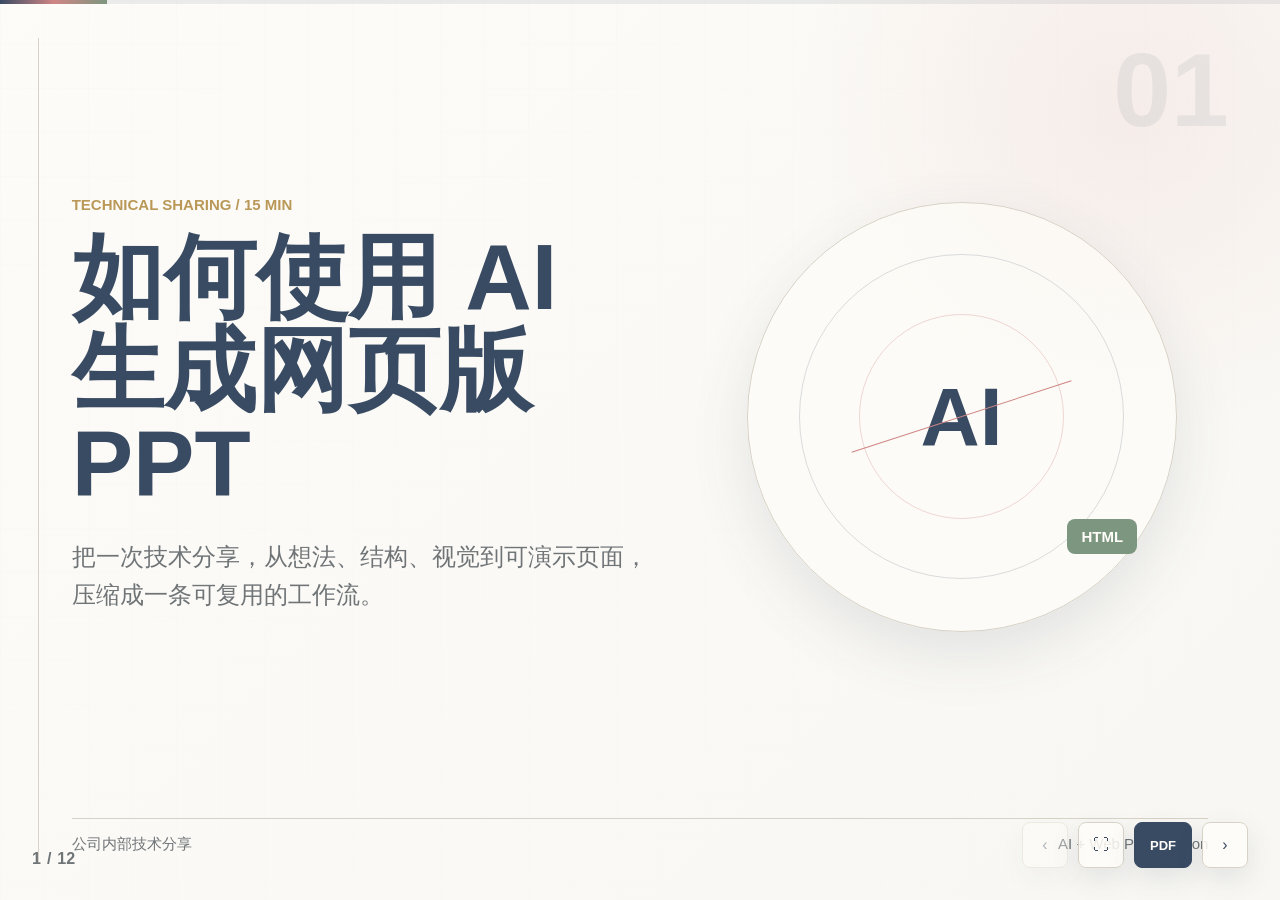
<file: 20260717_AI分享/demo-02-by-skill/index.html>
<!doctype html>
<html lang="zh-CN">
  <head>
    <meta charset="utf-8">
    <meta name="viewport" content="width=device-width, initial-scale=1">
    <title>如何使用 AI 生成网页版 PPT</title>
    <link rel="stylesheet" href="style.css">
  </head>
  <body>
    <div class="deck-shell">
      <div class="progress" aria-hidden="true">
        <span id="progress-bar"></span>
      </div>

      <main class="slides" id="slides" aria-live="polite">
        <section class="slide cover active" data-section="01">
          <div class="cover-layout">
            <div>
              <p class="kicker">Technical Sharing / 15 min</p>
              <h1>如何使用 AI<br>生成网页版 PPT</h1>
              <p class="lead">把一次技术分享，从想法、结构、视觉到可演示页面，压缩成一条可复用的工作流。</p>
            </div>
            <div class="cover-mark" aria-hidden="true">
              <span>AI</span>
              <i></i>
              <b>HTML</b>
            </div>
          </div>
          <footer class="slide-footer">
            <span>公司内部技术分享</span>
            <span>AI + Web Presentation</span>
          </footer>
        </section>

        <section class="slide" data-section="02">
          <p class="kicker">Opening</p>
          <h2>目标不是“让 AI 替你演讲”，而是让 AI 替你完成初稿和排版</h2>
          <div class="split">
            <div>
              <p class="statement">对技术分享来说，最耗时的往往不是观点，而是把观点整理成一份能看的演示稿。</p>
              <ul class="bullet-list">
                <li>主题已经明确，但页面结构迟迟定不下来</li>
                <li>内容越写越长，最后像文档而不是 PPT</li>
                <li>排版和风格反复调整，打断表达思路</li>
                <li>临近分享时，还要处理导出和兼容问题</li>
              </ul>
            </div>
            <div class="quiet-chart" aria-label="PPT 制作中的时间消耗示意">
              <div><span>构思</span><i style="--size: 48%"></i></div>
              <div><span>成稿</span><i style="--size: 66%"></i></div>
              <div><span>排版</span><i style="--size: 88%"></i></div>
              <div><span>修正</span><i style="--size: 72%"></i></div>
            </div>
          </div>
        </section>

        <section class="slide" data-section="03">
          <p class="kicker">Why Web</p>
          <h2>网页版 PPT 的优势，是把演示稿当作一个可修改、可运行的前端项目</h2>
          <div class="feature-row">
            <article>
              <span>01</span>
              <h3>打开即演示</h3>
              <p>一个 HTML 文件夹即可运行，适合本地预览、投屏和内部共享。</p>
            </article>
            <article>
              <span>02</span>
              <h3>样式可统一</h3>
              <p>CSS 统一控制字体、间距、颜色和版式，修改成本低。</p>
            </article>
            <article>
              <span>03</span>
              <h3>适合 AI 生成</h3>
              <p>AI 擅长输出结构化代码，能同时生成内容、视觉和交互。</p>
            </article>
          </div>
        </section>

        <section class="slide" data-section="04">
          <p class="kicker">Agenda</p>
          <h2>15 分钟里，我们只解决一件事：如何稳定地产出一份可演示的初版</h2>
          <ol class="agenda-list">
            <li><span>01</span>先定义分享任务，而不是直接要 PPT</li>
            <li><span>02</span>用提示词约束内容结构和视觉风格</li>
            <li><span>03</span>让 AI 生成 HTML、CSS、JavaScript</li>
            <li><span>04</span>用浏览器检查演示体验和导出效果</li>
            <li><span>05</span>沉淀成公司内部可复用模板</li>
          </ol>
        </section>

        <section class="slide" data-section="05">
          <p class="kicker">Mindset</p>
          <h2>好的提示词，本质上是一份简短的产品需求文档</h2>
          <div class="prompt-grid">
            <article>
              <small>Topic</small>
              <h3>主题</h3>
              <p>这次到底要讲什么，边界在哪里。</p>
            </article>
            <article>
              <small>Audience</small>
              <h3>听众</h3>
              <p>他们已有背景、期待收获和可能的疑问。</p>
            </article>
            <article>
              <small>Format</small>
              <h3>形式</h3>
              <p>时长、页数、语言、演示环境和交付物。</p>
            </article>
            <article>
              <small>Style</small>
              <h3>风格</h3>
              <p>视觉方向、排版密度、颜色和禁用项。</p>
            </article>
          </div>
        </section>

        <section class="slide" data-section="06">
          <p class="kicker">Prompt Template</p>
          <h2>可复用提示词：先给边界，再给输出标准</h2>
          <div class="code-panel">
            <div class="window-bar"><i></i><i></i><i></i></div>
            <pre><code>请在 demo 目录下生成一份 HTML 版 PPT。
主题：[你的主题]
目的：[技术分享 / 培训 / 方案汇报]
听众：[角色、技术背景、关注点]
演讲时间：[例如 15 分钟]
风格：[例如日系简约、留白、低饱和、清晰图示]

要求：
1. 12 页左右，每页一个结论标题
2. 生成 index.html、style.css、script.js、README.md
3. 支持键盘翻页、页码、进度条、全屏和打印导出
4. 不编造数据；需要真实截图或数据的位置请用占位符标出
5. 完成后检查文字溢出、移动端布局和打印样式</code></pre>
          </div>
        </section>

        <section class="slide" data-section="07">
          <p class="kicker">Workflow</p>
          <h2>推荐流程是“先成稿，再微调”，不要一开始就追求完美</h2>
          <div class="flow-line">
            <article>
              <span>1</span>
              <h3>准备素材</h3>
              <p>主题、受众、时长、关键观点、必要截图。</p>
            </article>
            <article>
              <span>2</span>
              <h3>生成初版</h3>
              <p>让 AI 一次性输出完整文件结构。</p>
            </article>
            <article>
              <span>3</span>
              <h3>浏览器验收</h3>
              <p>检查翻页、字体、投屏比例和打印效果。</p>
            </article>
            <article>
              <span>4</span>
              <h3>对话修正</h3>
              <p>按页指出问题，让 AI 小步修改。</p>
            </article>
          </div>
        </section>

        <section class="slide" data-section="08">
          <p class="kicker">Quality Bar</p>
          <h2>验收一份 AI 生成的 PPT，重点看四类问题</h2>
          <div class="check-grid">
            <article>
              <h3>内容</h3>
              <ul>
                <li>每页是否只有一个主结论</li>
                <li>是否有事实、数字或引用需要确认</li>
              </ul>
            </article>
            <article>
              <h3>结构</h3>
              <ul>
                <li>故事线是否从问题走向方法</li>
                <li>15 分钟内是否讲得完</li>
              </ul>
            </article>
            <article>
              <h3>视觉</h3>
              <ul>
                <li>是否留白足够，文字不拥挤</li>
                <li>图示是否服务于理解</li>
              </ul>
            </article>
            <article>
              <h3>运行</h3>
              <ul>
                <li>键盘、按钮、全屏是否可用</li>
                <li>打印成 PDF 是否完整</li>
              </ul>
            </article>
          </div>
        </section>

        <section class="slide" data-section="09">
          <p class="kicker">Iteration</p>
          <h2>修改时不要说“优化一下”，要给 AI 明确的页面级反馈</h2>
          <div class="compare">
            <article class="muted-card">
              <h3>低效反馈</h3>
              <p>“这个 PPT 不够高级，帮我优化一下。”</p>
            </article>
            <article class="accent-card">
              <h3>高效反馈</h3>
              <p>“第 6 页代码块太满。请保留模板核心字段，把说明压缩到 6 行以内，并增大左右留白。”</p>
            </article>
          </div>
          <p class="note">页面编号、具体问题、期望结果，是让 AI 稳定改稿的三个关键词。</p>
        </section>

        <section class="slide" data-section="10">
          <p class="kicker">Internal Use</p>
          <h2>在公司内部落地时，把它做成“模板 + 检查清单 + 示例库”</h2>
          <div class="three-lanes">
            <article>
              <h3>模板</h3>
              <p>统一封面、目录、总结、Q&A、代码页和流程页。</p>
            </article>
            <article>
              <h3>检查清单</h3>
              <p>内容准确性、敏感信息、截图授权、打印导出。</p>
            </article>
            <article>
              <h3>示例库</h3>
              <p>沉淀优秀提示词、常用版式和真实改稿记录。</p>
            </article>
          </div>
        </section>

        <section class="slide" data-section="11">
          <p class="kicker">Cautions</p>
          <h2>AI 能加速表达，但最后的判断仍然要由分享者负责</h2>
          <div class="risk-list">
            <article>
              <span>01</span>
              <div>
                <h3>不要让 AI 编数据</h3>
                <p>没有来源的数据、客户名、案例和结论，都应改成占位符或删除。</p>
              </div>
            </article>
            <article>
              <span>02</span>
              <div>
                <h3>不要泄露内部信息</h3>
                <p>粘贴日志、截图、代码和会议材料前，先确认公司规则。</p>
              </div>
            </article>
            <article>
              <span>03</span>
              <div>
                <h3>不要忽略演示场景</h3>
                <p>会议室投屏、远程会议和 PDF 发送，对字号和比例要求不同。</p>
              </div>
            </article>
          </div>
        </section>

        <section class="slide closing" data-section="12">
          <p class="kicker">Summary</p>
          <h2>用 AI 生成网页版 PPT，本质是把演示稿生产变成可复用的工程流程</h2>
          <div class="summary-grid">
            <ul class="bullet-list large">
              <li>先说明任务：主题、听众、时长、风格和交付物</li>
              <li>再要求结构：一页一个结论，配套图示和演讲节奏</li>
              <li>最后做验收：内容准确、视觉清晰、浏览器可演示</li>
            </ul>
            <div class="qa" aria-hidden="true">
              <span>Q&amp;A</span>
            </div>
          </div>
          <footer class="slide-footer">
            <span>感谢观看</span>
            <span>让 AI 做初稿，让人负责判断</span>
          </footer>
        </section>
      </main>

      <nav class="deck-controls" aria-label="演示控制">
        <button id="prev" type="button" aria-label="上一页" title="上一页">‹</button>
        <button id="fullscreen" type="button" aria-label="全屏" title="全屏">⛶</button>
        <button id="print-pdf" class="pdf-button" type="button" aria-label="打印或导出 PDF" title="打印或导出 PDF">PDF</button>
        <button id="next" type="button" aria-label="下一页" title="下一页">›</button>
      </nav>

      <div class="page-indicator" aria-label="当前页码">
        <span id="current-page">1</span>
        <span>/</span>
        <span id="total-pages">12</span>
      </div>
    </div>

    <script src="script.js"></script>
  </body>
</html>
</file>
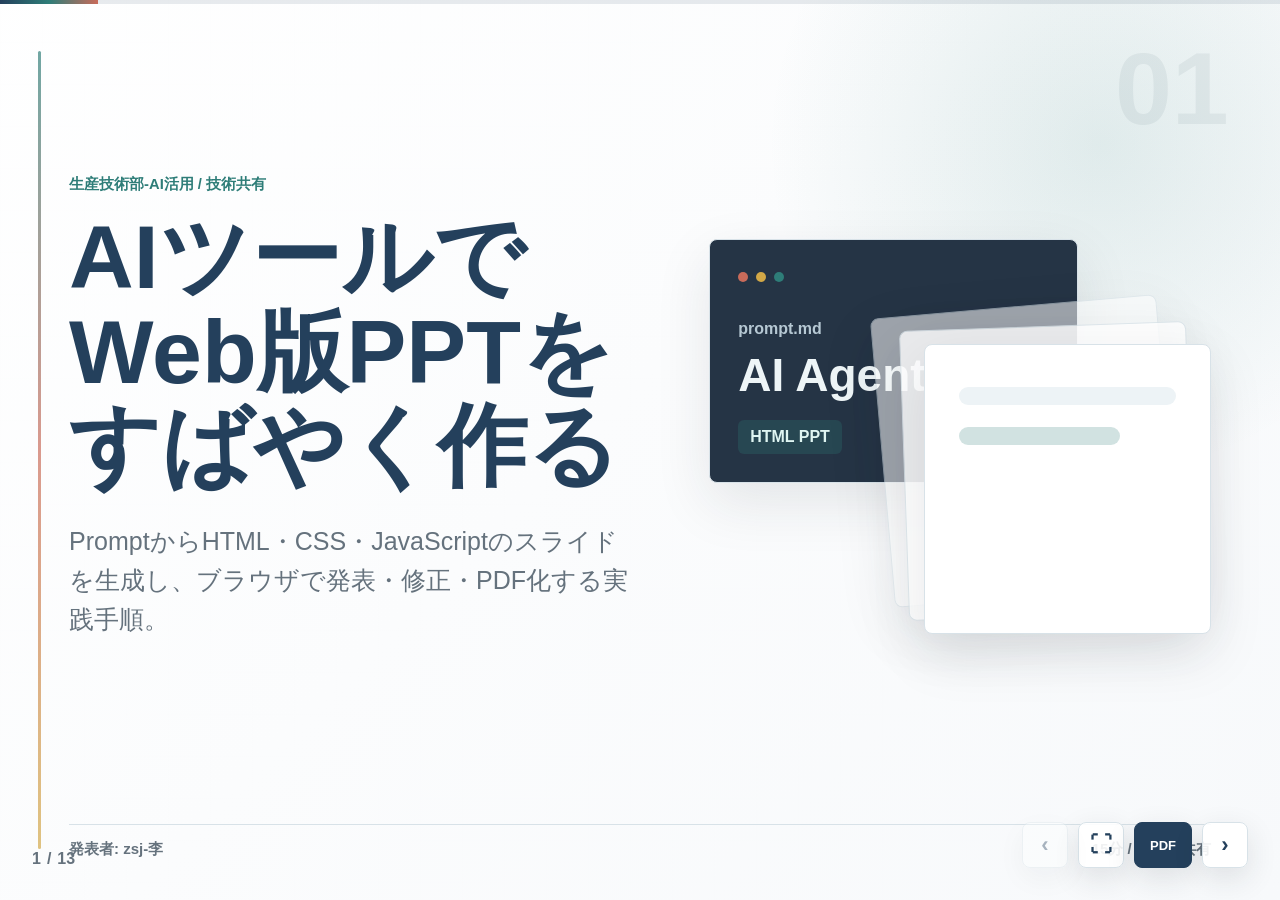
<file: 20260717_AI分享/demo-4/index.html>
<!doctype html>
<html lang="ja">
  <head>
    <meta charset="utf-8">
    <meta name="viewport" content="width=device-width, initial-scale=1">
    <title>AIツールでWeb版PPTを作る方法</title>
    <link rel="stylesheet" href="style.css">
  </head>
  <body>
    <div class="deck" id="deck">
      <div class="progress" aria-hidden="true">
        <span id="progress-bar"></span>
      </div>

      <main class="slides" id="slides" aria-live="polite">
        <section class="slide cover active" data-slide="01">
          <div class="cover-grid">
            <div class="cover-copy">
              <p class="kicker">生産技術部-AI活用 / 技術共有</p>
              <h1>AIツールで<br>Web版PPTを<br>すばやく作る</h1>
              <p class="lead">
                PromptからHTML・CSS・JavaScriptのスライドを生成し、ブラウザで発表・修正・PDF化する実践手順。
              </p>
            </div>
            <div class="hero-visual" aria-label="AIからWebプレゼンを生成するイメージ">
              <div class="terminal-card">
                <span class="dot"></span><span class="dot"></span><span class="dot"></span>
                <p>prompt.md</p>
                <strong>AI Agent</strong>
                <em>HTML PPT</em>
              </div>
              <div class="slide-stack">
                <i></i><i></i><i></i>
              </div>
            </div>
          </div>
          <footer class="slide-footer">
            <span>発表者: zsj-李</span>
            <span>15分 / 部門内共有</span>
          </footer>
        </section>

        <section class="slide" data-slide="02">
          <p class="kicker">Background</p>
          <h2>従来のPPT作成は、内容よりも整形に時間を使いやすい</h2>
          <div class="split">
            <div>
              <p class="statement">発表資料の価値は「伝える内容」にあるが、実際はレイアウト調整が作業時間を圧迫しやすい。</p>
              <ul class="bullet-list">
                <li>構成、文章、デザインを同時に考える必要がある</li>
                <li>ページごとの余白や見出し位置を手作業で整える</li>
                <li>修正依頼のたびに全体のバランスを見直す</li>
                <li>短時間の共有資料ほど、作成負荷が目立つ</li>
              </ul>
            </div>
            <div class="bar-panel" aria-label="PPT作成で発生しやすい作業">
              <div><span>構成整理</span><i style="--w: 58%"></i></div>
              <div><span>文章調整</span><i style="--w: 72%"></i></div>
              <div><span>レイアウト</span><i style="--w: 92%"></i></div>
              <div><span>再修正</span><i style="--w: 68%"></i></div>
            </div>
          </div>
        </section>

        <section class="slide" data-slide="03">
          <p class="kicker">Goal</p>
          <h2>目標は「1つのPrompt」から発表できる初稿を作ること</h2>
          <div class="message-layout">
            <div class="big-number">1</div>
            <div>
              <p class="statement">AIに目的・観客・内容・ページ数・デザインを渡し、ブラウザで動くPPTを生成する。</p>
              <div class="note-box">
                完成品を一発で固定するのではなく、初稿を早く作り、人が確認して改善する流れにする。
              </div>
            </div>
          </div>
        </section>

        <section class="slide" data-slide="04">
          <p class="kicker">Agenda</p>
          <h2>本日の流れは、考え方から実演までを短くつなげる</h2>
          <ol class="agenda-list">
            <li><span>01</span>なぜWeb版PPTにするのか</li>
            <li><span>02</span>AI Agentツールの選び方</li>
            <li><span>03</span>Promptに入れるべき要素</li>
            <li><span>04</span>生成、確認、修正のワークフロー</li>
            <li><span>05</span>部門内で使う時の注意点と次の一歩</li>
          </ol>
        </section>

        <section class="slide" data-slide="05">
          <p class="kicker">Why Web PPT</p>
          <h2>Web版PPTは、AI生成と相性がよい実用フォーマット</h2>
          <div class="card-row">
            <article>
              <span>01</span>
              <h3>すぐ開ける</h3>
              <p>HTMLファイルをブラウザで開くだけで、発表画面として利用できる。</p>
            </article>
            <article>
              <span>02</span>
              <h3>修正しやすい</h3>
              <p>文章、色、余白、動作をコードとしてAIに再修正させやすい。</p>
            </article>
            <article>
              <span>03</span>
              <h3>配布しやすい</h3>
              <p>ブラウザ印刷でPDF化でき、共有資料にも変換しやすい。</p>
            </article>
          </div>
        </section>

        <section class="slide" data-slide="06">
          <p class="kicker">Tools</p>
          <h2>おすすめは、ファイルを直接作れるAI Agent系ツール</h2>
          <div class="tool-grid">
            <article class="tool-main">
              <h3>Codex</h3>
              <p>ローカルのプロジェクトに直接ファイルを作成・修正できる。HTML PPT作成と相性がよい。</p>
            </article>
            <article>
              <h3>Claude Code</h3>
              <p>同じくAgent型の開発支援ツールとして利用可能。</p>
            </article>
            <article>
              <h3>Kimi Code</h3>
              <p>国内利用環境での代替候補として検討できる。</p>
            </article>
          </div>
          <p class="note">選定ポイント: ファイル編集、プレビュー確認、修正指示、再生成が一連の流れでできること。</p>
        </section>

        <section class="slide" data-slide="07">
          <p class="kicker">Prompt Design</p>
          <h2>Promptは「何を作るか」より「どう使うか」まで書く</h2>
          <div class="prompt-grid">
            <article>
              <small>Topic</small>
              <h3>テーマ</h3>
              <p>発表の主題と、伝えたい中心メッセージ。</p>
            </article>
            <article>
              <small>Audience</small>
              <h3>観客</h3>
              <p>部門内、技術者向け、初心者向けなどの前提。</p>
            </article>
            <article>
              <small>Content</small>
              <h3>素材</h3>
              <p>箇条書き、メモ、既存資料、入れたいキーワード。</p>
            </article>
            <article>
              <small>Output</small>
              <h3>成果物</h3>
              <p>ページ数、言語、ファイル構成、操作機能。</p>
            </article>
            <article>
              <small>Style</small>
              <h3>デザイン</h3>
              <p>日本IT風、簡潔、浅色、印刷対応など。</p>
            </article>
          </div>
        </section>

        <section class="slide" data-slide="08">
          <p class="kicker">Prompt Template</p>
          <h2>良いPromptは、AIに判断基準と禁止事項を渡す</h2>
          <div class="code-panel">
            <div class="window-bar"><i></i><i></i><i></i></div>
            <pre><code>テーマ: AIツールでWeb版PPTを作る方法
目的: 部門内で、短時間に発表資料を作る手順を共有する
観客: 生産技術部のメンバー
言語: 日本語
ページ数: 10ページ以上
スタイル: 日本IT風、簡潔、浅色

必須要件:
- 1ページ1メッセージ
- HTML / CSS / JavaScriptを分離
- 全画面、翻頁、進捗、ページ番号、印刷PDFに対応
- データがない箇所は推測せず、[要確認] と書く
- 完成後に文字溢れと操作を確認する</code></pre>
          </div>
        </section>

        <section class="slide" data-slide="09">
          <p class="kicker">Workflow</p>
          <h2>生成後は、人が確認しながら短い指示で磨き込む</h2>
          <div class="flow">
            <article>
              <span>1</span>
              <h3>素材を渡す</h3>
              <p>テーマ、目的、観客、制約、既存メモをPromptにまとめる。</p>
            </article>
            <article>
              <span>2</span>
              <h3>初稿を生成</h3>
              <p>AIにHTML、CSS、JavaScript、READMEを作成させる。</p>
            </article>
            <article>
              <span>3</span>
              <h3>ブラウザ確認</h3>
              <p>文字量、配置、操作、印刷表示を実際に見る。</p>
            </article>
            <article>
              <span>4</span>
              <h3>差分修正</h3>
              <p>「第6頁を短く」「配色を薄く」など具体的に指示する。</p>
            </article>
          </div>
        </section>

        <section class="slide" data-slide="10">
          <p class="kicker">Demo Output</p>
          <h2>成果物は、発表・修正・PDF化まで一つのフォルダで完結する</h2>
          <div class="split reverse">
            <div class="browser-mock" aria-label="ブラウザで動くPPTのイメージ">
              <div class="browser-top"></div>
              <div class="mock-slide">
                <b>AI Web PPT</b>
                <span></span>
                <span></span>
                <span class="short"></span>
              </div>
              <div class="mock-controls">‹  ⛶  PDF  ›</div>
            </div>
            <ul class="bullet-list">
              <li>Chrome、Edge、Safariなどの現代ブラウザで表示</li>
              <li>前後ボタン、キーボード、全画面操作に対応</li>
              <li>ページ番号と進捗バーで現在位置を把握</li>
              <li>ブラウザの印刷機能でPDFとして保存</li>
            </ul>
          </div>
        </section>

        <section class="slide" data-slide="11">
          <p class="kicker">Quality Check</p>
          <h2>AI生成PPTは、公開前に4つの観点で確認する</h2>
          <div class="check-grid">
            <article>
              <h3>内容</h3>
              <ul>
                <li>事実と推測が混ざっていないか</li>
                <li>各ページの結論が明確か</li>
              </ul>
            </article>
            <article>
              <h3>視認性</h3>
              <ul>
                <li>文字が多すぎないか</li>
                <li>投影時に読めるサイズか</li>
              </ul>
            </article>
            <article>
              <h3>操作</h3>
              <ul>
                <li>翻頁、全画面、印刷が動くか</li>
                <li>スマートフォン幅でも崩れないか</li>
              </ul>
            </article>
            <article>
              <h3>情報管理</h3>
              <ul>
                <li>社内情報を外部に出していないか</li>
                <li>画像や引用の扱いに問題がないか</li>
              </ul>
            </article>
          </div>
        </section>

        <section class="slide" data-slide="12">
          <p class="kicker">Next Step</p>
          <h2>部門内では、テンプレート化すると再利用しやすくなる</h2>
          <div class="lane-grid">
            <article>
              <h3>Promptテンプレート</h3>
              <p>テーマ、観客、ページ数、制約、出力形式を固定項目にする。</p>
            </article>
            <article>
              <h3>デザインテンプレート</h3>
              <p>色、文字サイズ、目次、終了ページを共通化する。</p>
            </article>
            <article>
              <h3>チェックリスト</h3>
              <p>内容確認、情報管理、印刷確認を発表前の標準にする。</p>
            </article>
          </div>
          <p class="note">次の改善候補: 実案件のサンプル、社内ルール、画像差し替え手順は [要確認]。</p>
        </section>

        <section class="slide closing" data-slide="13">
          <p class="kicker">Summary</p>
          <h2>AIはPPTを完成させる道具ではなく、初稿を高速化する相棒</h2>
          <div class="summary-grid">
            <ul class="bullet-list large">
              <li>Promptで目的、観客、構成、デザイン、制約をまとめる</li>
              <li>AI AgentでWeb版PPTをフォルダごと生成する</li>
              <li>人が内容と品質を確認し、短い指示で改善する</li>
            </ul>
            <div class="qa-mark" aria-hidden="true">
              <span>Q&amp;A</span>
            </div>
          </div>
          <footer class="slide-footer">
            <span>ご清聴ありがとうございました</span>
            <span>生産技術部-AI活用 / zsj-李</span>
          </footer>
        </section>
      </main>

      <nav class="controls" aria-label="スライド操作">
        <button id="prev" type="button" aria-label="前のスライド" title="前のスライド">‹</button>
        <button id="fullscreen" type="button" aria-label="全画面" title="全画面">⛶</button>
        <button id="print" class="print-button" type="button" aria-label="PDFとして印刷" title="PDFとして印刷">PDF</button>
        <button id="next" type="button" aria-label="次のスライド" title="次のスライド">›</button>
      </nav>

      <div class="counter" aria-label="現在のページ">
        <span id="current-page">1</span>
        <span>/</span>
        <span id="total-pages">13</span>
      </div>
    </div>

    <script src="script.js"></script>
  </body>
</html>
</file>
<file: 20260717_AI分享/demo-01-by-prompt/style.css>
:root {
  --bg: #071014;
  --panel: rgba(15, 28, 34, 0.74);
  --panel-strong: rgba(22, 41, 47, 0.92);
  --line: rgba(158, 238, 227, 0.22);
  --text: #eff8f7;
  --muted: #9eb3b0;
  --cyan: #56f0df;
  --lime: #b7f263;
  --amber: #ffd166;
  --coral: #ff7a6b;
  --shadow: 0 24px 70px rgba(0, 0, 0, 0.38);
  font-family: "Inter", "Noto Sans JP", "Yu Gothic", "Meiryo", sans-serif;
}

* {
  box-sizing: border-box;
}

html,
body {
  width: 100%;
  height: 100%;
  margin: 0;
  background:
    radial-gradient(circle at 18% 18%, rgba(86, 240, 223, 0.13), transparent 28%),
    radial-gradient(circle at 82% 78%, rgba(255, 209, 102, 0.08), transparent 30%),
    linear-gradient(145deg, #061014 0%, #08191c 48%, #0c1217 100%);
  color: var(--text);
  overflow: hidden;
}

body::before {
  content: "";
  position: fixed;
  inset: 0;
  pointer-events: none;
  background-image:
    linear-gradient(rgba(255, 255, 255, 0.035) 1px, transparent 1px),
    linear-gradient(90deg, rgba(255, 255, 255, 0.035) 1px, transparent 1px);
  background-size: 64px 64px;
  mask-image: linear-gradient(to bottom, rgba(0, 0, 0, 0.72), transparent 92%);
}

button {
  font: inherit;
}

.deck-shell {
  position: relative;
  width: 100vw;
  height: 100vh;
  overflow: hidden;
}

.slides,
.slide {
  width: 100%;
  height: 100%;
}

.slide {
  position: absolute;
  inset: 0;
  display: none;
  padding: clamp(44px, 6vw, 86px);
  isolation: isolate;
}

.slide::after {
  content: attr(data-section);
  position: absolute;
  right: clamp(26px, 4vw, 58px);
  top: clamp(22px, 3.2vw, 44px);
  color: rgba(239, 248, 247, 0.08);
  font-size: clamp(56px, 9vw, 126px);
  font-weight: 800;
  line-height: 1;
  z-index: -1;
}

.slide.active {
  display: block;
  animation: slide-in 360ms ease-out both;
}

@keyframes slide-in {
  from {
    opacity: 0;
    transform: translateY(16px) scale(0.995);
  }
  to {
    opacity: 1;
    transform: translateY(0) scale(1);
  }
}

.kicker {
  margin: 0 0 18px;
  color: var(--cyan);
  font-size: clamp(13px, 1.5vw, 18px);
  font-weight: 700;
  letter-spacing: 0;
  text-transform: uppercase;
}

h1,
h2,
h3,
p {
  margin-top: 0;
}

h1 {
  max-width: 850px;
  margin-bottom: 24px;
  font-size: clamp(48px, 8vw, 106px);
  line-height: 0.98;
  letter-spacing: 0;
}

h2 {
  max-width: 1080px;
  margin-bottom: clamp(28px, 4vw, 54px);
  font-size: clamp(30px, 4.5vw, 60px);
  line-height: 1.14;
  letter-spacing: 0;
}

h3 {
  margin-bottom: 12px;
  font-size: clamp(19px, 2vw, 28px);
  line-height: 1.2;
}

.lead {
  max-width: 690px;
  color: var(--muted);
  font-size: clamp(18px, 2.1vw, 27px);
  line-height: 1.55;
}

.statement {
  margin-bottom: 26px;
  color: var(--text);
  font-size: clamp(22px, 2.6vw, 34px);
  font-weight: 700;
  line-height: 1.4;
}

.slide-grid,
.split {
  display: grid;
  grid-template-columns: minmax(0, 1.04fr) minmax(320px, 0.96fr);
  gap: clamp(34px, 5vw, 74px);
  align-items: center;
}

.cover-grid {
  height: calc(100% - 52px);
}

.reverse {
  grid-template-columns: minmax(320px, 0.96fr) minmax(0, 1.04fr);
}

.bullet-list {
  display: grid;
  gap: 16px;
  padding: 0;
  margin: 0;
  list-style: none;
  color: var(--muted);
  font-size: clamp(18px, 2vw, 25px);
  line-height: 1.45;
}

.bullet-list li {
  position: relative;
  padding-left: 30px;
}

.bullet-list li::before {
  content: "";
  position: absolute;
  left: 0;
  top: 0.72em;
  width: 12px;
  height: 12px;
  border: 2px solid var(--cyan);
  transform: rotate(45deg);
}

.large {
  font-size: clamp(20px, 2.5vw, 32px);
  gap: 20px;
}

.slide-meta {
  position: absolute;
  left: clamp(44px, 6vw, 86px);
  right: clamp(44px, 6vw, 86px);
  bottom: clamp(26px, 4vw, 54px);
  display: flex;
  justify-content: space-between;
  color: var(--muted);
  font-size: clamp(14px, 1.6vw, 18px);
  border-top: 1px solid var(--line);
  padding-top: 18px;
}

.orbital-visual {
  position: relative;
  width: min(42vw, 540px);
  aspect-ratio: 1;
  justify-self: center;
}

.ring,
.core,
.node {
  position: absolute;
  border-radius: 50%;
}

.ring {
  inset: 10%;
  border: 1px solid rgba(86, 240, 223, 0.44);
}

.ring-a {
  transform: rotateX(64deg) rotateZ(-18deg);
  box-shadow: 0 0 36px rgba(86, 240, 223, 0.16);
}

.ring-b {
  inset: 18%;
  border-color: rgba(255, 209, 102, 0.36);
  transform: rotateX(58deg) rotateZ(46deg);
}

.core {
  inset: 34%;
  background:
    linear-gradient(135deg, rgba(86, 240, 223, 0.96), rgba(183, 242, 99, 0.8)),
    #56f0df;
  box-shadow: 0 0 60px rgba(86, 240, 223, 0.38);
}

.node {
  width: 16px;
  height: 16px;
  background: var(--amber);
  box-shadow: 0 0 24px rgba(255, 209, 102, 0.55);
}

.node-1 {
  left: 21%;
  top: 28%;
}

.node-2 {
  right: 18%;
  top: 54%;
  background: var(--cyan);
}

.node-3 {
  left: 49%;
  bottom: 13%;
  background: var(--coral);
}

.comparison-visual,
.code-window,
.card,
.tool-card,
.risk-grid article,
.timeline article {
  border: 1px solid var(--line);
  background: linear-gradient(155deg, rgba(255, 255, 255, 0.08), rgba(255, 255, 255, 0.025));
  box-shadow: var(--shadow);
  backdrop-filter: blur(18px);
  -webkit-backdrop-filter: blur(18px);
}

.comparison-visual {
  display: grid;
  gap: 24px;
  padding: clamp(26px, 4vw, 42px);
  border-radius: 8px;
}

.bar-row {
  display: grid;
  grid-template-columns: 74px 1fr;
  gap: 18px;
  align-items: center;
  color: var(--muted);
  font-weight: 700;
}

.bar-row i {
  display: block;
  width: var(--w);
  height: 16px;
  border-radius: 999px;
  background: linear-gradient(90deg, var(--cyan), var(--lime));
  box-shadow: 0 0 28px rgba(86, 240, 223, 0.26);
}

.three-cards,
.tool-grid,
.risk-grid {
  display: grid;
  grid-template-columns: repeat(3, minmax(0, 1fr));
  gap: clamp(18px, 2.4vw, 28px);
}

.card,
.tool-card,
.risk-grid article {
  min-height: 250px;
  padding: clamp(24px, 3vw, 36px);
  border-radius: 8px;
}

.card-index,
.tool-card::before,
.timeline span {
  display: inline-flex;
  align-items: center;
  justify-content: center;
  min-width: 54px;
  height: 34px;
  margin-bottom: 28px;
  color: #061014;
  background: var(--cyan);
  border-radius: 999px;
  font-weight: 800;
}

.card p,
.tool-card p,
.risk-grid p,
.timeline p,
.prompt-matrix p,
.flow p {
  color: var(--muted);
  font-size: clamp(16px, 1.6vw, 22px);
  line-height: 1.55;
}

.agenda-list {
  display: grid;
  gap: 16px;
  max-width: 930px;
  padding: 0;
  margin: 0;
  list-style: none;
  font-size: clamp(22px, 2.8vw, 38px);
  font-weight: 800;
}

.agenda-list li {
  display: grid;
  grid-template-columns: 78px 1fr;
  align-items: center;
  padding: 18px 0;
  border-bottom: 1px solid var(--line);
}

.agenda-list span {
  color: var(--cyan);
  font-size: 0.56em;
}

.code-window {
  overflow: hidden;
  border-radius: 8px;
}

.window-dots {
  display: flex;
  gap: 8px;
  padding: 18px 20px;
  background: rgba(255, 255, 255, 0.07);
  border-bottom: 1px solid var(--line);
}

.window-dots i {
  width: 10px;
  height: 10px;
  border-radius: 50%;
  background: var(--coral);
}

.window-dots i:nth-child(2) {
  background: var(--amber);
}

.window-dots i:nth-child(3) {
  background: var(--lime);
}

pre {
  margin: 0;
  padding: clamp(22px, 3vw, 34px);
  overflow: hidden;
  color: #d6fffb;
  font-size: clamp(15px, 1.6vw, 21px);
  line-height: 1.65;
}

.tool-card {
  position: relative;
}

.tool-card::before {
  content: "AI";
}

.tool-card.primary {
  border-color: rgba(86, 240, 223, 0.62);
  background: linear-gradient(155deg, rgba(86, 240, 223, 0.2), rgba(255, 255, 255, 0.025));
}

.note {
  margin: 30px 0 0;
  color: var(--amber);
  font-size: clamp(16px, 1.7vw, 22px);
}

.prompt-matrix {
  display: grid;
  grid-template-columns: repeat(4, minmax(0, 1fr));
  gap: 18px;
}

.prompt-matrix div {
  min-height: 260px;
  padding: 28px;
  border-left: 1px solid var(--line);
  background: linear-gradient(to bottom, rgba(86, 240, 223, 0.09), transparent);
}

.prompt-matrix span {
  color: var(--cyan);
  font-size: 14px;
  font-weight: 800;
}

.prompt-matrix strong {
  display: block;
  margin: 18px 0;
  font-size: clamp(24px, 2.6vw, 36px);
}

.flow {
  display: grid;
  grid-template-columns: repeat(5, minmax(0, 1fr));
  gap: 14px;
  align-items: stretch;
}

.flow article {
  position: relative;
  min-height: 270px;
  padding: 28px 22px;
  border: 1px solid var(--line);
  border-radius: 8px;
  background: rgba(255, 255, 255, 0.045);
}

.flow article:not(:last-child)::after {
  content: "";
  position: absolute;
  right: -13px;
  top: 50%;
  width: 22px;
  height: 2px;
  background: var(--cyan);
}

.flow span {
  display: inline-grid;
  place-items: center;
  width: 42px;
  height: 42px;
  margin-bottom: 34px;
  color: #061014;
  background: var(--lime);
  border-radius: 50%;
  font-weight: 900;
}

.demo-layout,
.closing-grid {
  display: grid;
  grid-template-columns: minmax(300px, 0.9fr) minmax(0, 1.1fr);
  gap: clamp(34px, 5vw, 70px);
  align-items: center;
}

.screen-stack {
  position: relative;
  height: clamp(260px, 34vw, 430px);
}

.screen-stack span {
  position: absolute;
  width: 78%;
  height: 58%;
  border: 1px solid var(--line);
  border-radius: 8px;
  background:
    linear-gradient(90deg, rgba(86, 240, 223, 0.15) 0 34%, transparent 34%),
    linear-gradient(155deg, rgba(255, 255, 255, 0.11), rgba(255, 255, 255, 0.02));
  box-shadow: var(--shadow);
}

.screen-stack span:nth-child(1) {
  left: 0;
  top: 0;
}

.screen-stack span:nth-child(2) {
  left: 10%;
  top: 21%;
}

.screen-stack span:nth-child(3) {
  left: 20%;
  top: 42%;
  border-color: rgba(183, 242, 99, 0.46);
}

.risk-grid {
  grid-template-columns: repeat(2, minmax(0, 1fr));
}

.risk-grid article {
  min-height: 180px;
}

.timeline {
  display: grid;
  grid-template-columns: repeat(3, minmax(0, 1fr));
  gap: 22px;
  position: relative;
}

.timeline::before {
  content: "";
  position: absolute;
  left: 8%;
  right: 8%;
  top: 46px;
  height: 1px;
  background: var(--line);
  z-index: -1;
}

.timeline article {
  min-height: 250px;
  padding: clamp(24px, 3vw, 36px);
  border-radius: 8px;
}

.qa-mark {
  display: grid;
  place-items: center;
  width: min(38vw, 430px);
  aspect-ratio: 1;
  justify-self: center;
  border: 1px solid rgba(86, 240, 223, 0.5);
  border-radius: 50%;
  color: var(--cyan);
  font-size: clamp(64px, 8vw, 112px);
  font-weight: 900;
  box-shadow: inset 0 0 70px rgba(86, 240, 223, 0.08), 0 0 54px rgba(86, 240, 223, 0.12);
}

.deck-controls {
  position: fixed;
  right: clamp(18px, 3vw, 32px);
  bottom: clamp(18px, 3vw, 32px);
  display: flex;
  gap: 10px;
  z-index: 10;
}

.deck-controls button {
  display: grid;
  place-items: center;
  width: 46px;
  height: 46px;
  color: var(--text);
  background: rgba(15, 28, 34, 0.8);
  border: 1px solid var(--line);
  border-radius: 8px;
  cursor: pointer;
}

.deck-controls .pdf-button {
  width: auto;
  min-width: 58px;
  padding: 0 14px;
  color: #061014;
  background: linear-gradient(135deg, var(--cyan), var(--lime));
  border-color: transparent;
  font-size: 13px;
  font-weight: 900;
}

.deck-controls button:hover {
  border-color: var(--cyan);
  color: var(--cyan);
}

.deck-controls .pdf-button:hover {
  color: #061014;
  border-color: transparent;
  filter: brightness(1.08);
}

.deck-controls button:disabled {
  cursor: not-allowed;
  opacity: 0.38;
}

.page-indicator {
  position: fixed;
  left: clamp(18px, 3vw, 32px);
  bottom: clamp(18px, 3vw, 32px);
  z-index: 10;
  display: flex;
  gap: 6px;
  color: var(--muted);
  font-weight: 800;
}

.progress {
  position: fixed;
  left: 0;
  right: 0;
  top: 0;
  height: 4px;
  z-index: 20;
  background: rgba(255, 255, 255, 0.06);
}

.progress span {
  display: block;
  width: 0;
  height: 100%;
  background: linear-gradient(90deg, var(--cyan), var(--lime), var(--amber));
  transition: width 260ms ease;
}

@media (max-width: 900px) {
  body {
    overflow: auto;
  }

  .slide {
    padding: 34px 24px 88px;
  }

  .slide-grid,
  .split,
  .reverse,
  .demo-layout,
  .closing-grid {
    grid-template-columns: 1fr;
  }

  .cover-grid {
    height: auto;
  }

  .orbital-visual {
    width: min(70vw, 360px);
  }

  .three-cards,
  .tool-grid,
  .prompt-matrix,
  .flow,
  .risk-grid,
  .timeline {
    grid-template-columns: 1fr;
  }

  .flow article:not(:last-child)::after,
  .timeline::before {
    display: none;
  }

  .slide-meta {
    left: 24px;
    right: 24px;
  }
}

@media print {
  html,
  body {
    width: auto;
    height: auto;
    overflow: visible;
    background: #071014;
  }

  body::before,
  .deck-controls,
  .page-indicator,
  .progress {
    display: none;
  }

  .deck-shell,
  .slides {
    width: auto;
    height: auto;
    overflow: visible;
  }

  .slide {
    position: relative;
    display: block !important;
    width: 100vw;
    height: 100vh;
    page-break-after: always;
    break-after: page;
    animation: none;
    background:
      radial-gradient(circle at 18% 18%, rgba(86, 240, 223, 0.13), transparent 28%),
      linear-gradient(145deg, #061014 0%, #08191c 48%, #0c1217 100%);
    print-color-adjust: exact;
    -webkit-print-color-adjust: exact;
  }

  .slide:last-child {
    page-break-after: auto;
    break-after: auto;
  }
}
</file>
<file: 20260717_AI分享/demo-02-by-skill/style.css>
:root {
  --paper: #f8f7f3;
  --paper-soft: #efede7;
  --ink: #222426;
  --muted: #6f7477;
  --line: #d8d2c6;
  --indigo: #394b63;
  --sakura: #cf8584;
  --matcha: #7d967f;
  --gold: #b99858;
  --white: #fffdf9;
  --shadow: 0 22px 60px rgba(57, 75, 99, 0.12);
  font-family: "Inter", "Noto Sans SC", "PingFang SC", "Microsoft YaHei", sans-serif;
}

* {
  box-sizing: border-box;
}

html,
body {
  width: 100%;
  height: 100%;
  margin: 0;
  overflow: hidden;
  background:
    linear-gradient(90deg, rgba(57, 75, 99, 0.045) 1px, transparent 1px),
    linear-gradient(rgba(57, 75, 99, 0.04) 1px, transparent 1px),
    var(--paper);
  background-size: 44px 44px;
  color: var(--ink);
}

button {
  font: inherit;
}

.deck-shell {
  position: relative;
  width: 100vw;
  height: 100vh;
  overflow: hidden;
}

.slides,
.slide {
  width: 100%;
  height: 100%;
}

.slide {
  position: absolute;
  inset: 0;
  display: none;
  padding: clamp(42px, 5.6vw, 82px);
  background:
    radial-gradient(circle at 88% 12%, rgba(207, 133, 132, 0.11), transparent 24%),
    linear-gradient(135deg, rgba(255, 253, 249, 0.76), rgba(248, 247, 243, 0.96));
  isolation: isolate;
}

.slide::before {
  content: "";
  position: absolute;
  left: clamp(24px, 3vw, 42px);
  top: clamp(24px, 3vw, 42px);
  bottom: clamp(24px, 3vw, 42px);
  width: 1px;
  background: var(--line);
  z-index: -1;
}

.slide::after {
  content: attr(data-section);
  position: absolute;
  right: clamp(28px, 4vw, 64px);
  top: clamp(24px, 3vw, 46px);
  color: rgba(57, 75, 99, 0.08);
  font-size: 104px;
  font-weight: 700;
  line-height: 1;
  z-index: -1;
}

.slide.active {
  display: block;
  animation: enter 320ms ease-out both;
}

@keyframes enter {
  from {
    opacity: 0;
    transform: translateY(10px);
  }
  to {
    opacity: 1;
    transform: translateY(0);
  }
}

.kicker {
  margin: 0 0 18px;
  color: var(--gold);
  font-size: 15px;
  font-weight: 700;
  letter-spacing: 0;
  text-transform: uppercase;
}

h1,
h2,
h3,
p {
  margin-top: 0;
}

h1 {
  max-width: 860px;
  margin-bottom: 26px;
  color: var(--indigo);
  font-size: 92px;
  line-height: 1.02;
  letter-spacing: 0;
}

h2 {
  max-width: 1110px;
  margin-bottom: clamp(30px, 4.2vw, 54px);
  color: var(--indigo);
  font-size: 48px;
  line-height: 1.18;
  letter-spacing: 0;
}

h3 {
  margin-bottom: 12px;
  color: var(--ink);
  font-size: 24px;
  line-height: 1.24;
  letter-spacing: 0;
}

.lead {
  max-width: 720px;
  color: var(--muted);
  font-size: 24px;
  line-height: 1.58;
}

.statement {
  margin-bottom: 26px;
  color: var(--ink);
  font-size: 29px;
  font-weight: 700;
  line-height: 1.42;
}

.cover-layout,
.split,
.summary-grid {
  display: grid;
  grid-template-columns: minmax(0, 1.08fr) minmax(320px, 0.92fr);
  gap: clamp(34px, 5vw, 78px);
  align-items: center;
}

.cover-layout {
  min-height: calc(100vh - 210px);
}

.cover-mark {
  position: relative;
  display: grid;
  place-items: center;
  justify-self: center;
  width: min(34vw, 430px);
  aspect-ratio: 1;
  border: 1px solid var(--line);
  border-radius: 50%;
  background: rgba(255, 253, 249, 0.64);
  box-shadow: var(--shadow);
}

.cover-mark::before,
.cover-mark::after {
  content: "";
  position: absolute;
  border: 1px solid rgba(57, 75, 99, 0.18);
  border-radius: 50%;
}

.cover-mark::before {
  inset: 12%;
}

.cover-mark::after {
  inset: 26%;
  border-color: rgba(207, 133, 132, 0.32);
}

.cover-mark span {
  color: var(--indigo);
  font-size: 82px;
  font-weight: 800;
}

.cover-mark i {
  position: absolute;
  width: 54%;
  height: 1px;
  background: var(--sakura);
  transform: rotate(-18deg);
}

.cover-mark b {
  position: absolute;
  right: 9%;
  bottom: 18%;
  padding: 9px 14px;
  color: var(--white);
  background: var(--matcha);
  border-radius: 8px;
  font-size: 15px;
  letter-spacing: 0;
}

.slide-footer {
  position: absolute;
  left: clamp(42px, 5.6vw, 82px);
  right: clamp(42px, 5.6vw, 82px);
  bottom: clamp(25px, 3.6vw, 46px);
  display: flex;
  justify-content: space-between;
  gap: 24px;
  padding-top: 16px;
  border-top: 1px solid var(--line);
  color: var(--muted);
  font-size: 15px;
}

.bullet-list {
  display: grid;
  gap: 15px;
  padding: 0;
  margin: 0;
  list-style: none;
  color: var(--muted);
  font-size: 22px;
  line-height: 1.5;
}

.bullet-list li {
  position: relative;
  padding-left: 28px;
}

.bullet-list li::before {
  content: "";
  position: absolute;
  left: 0;
  top: 0.7em;
  width: 10px;
  height: 10px;
  border: 2px solid var(--sakura);
  border-radius: 50%;
}

.bullet-list.large {
  font-size: 29px;
  gap: 20px;
}

.quiet-chart,
.code-panel,
.muted-card,
.accent-card,
.feature-row article,
.prompt-grid article,
.flow-line article,
.check-grid article,
.three-lanes article,
.risk-list article {
  border: 1px solid var(--line);
  border-radius: 8px;
  background: rgba(255, 253, 249, 0.72);
  box-shadow: var(--shadow);
}

.quiet-chart {
  display: grid;
  gap: 26px;
  padding: clamp(28px, 3.4vw, 42px);
}

.quiet-chart div {
  display: grid;
  grid-template-columns: 82px 1fr;
  gap: 18px;
  align-items: center;
  color: var(--muted);
  font-weight: 700;
}

.quiet-chart i {
  display: block;
  width: var(--size);
  height: 14px;
  background: linear-gradient(90deg, var(--indigo), var(--matcha));
  border-radius: 999px;
}

.feature-row,
.prompt-grid,
.check-grid,
.three-lanes {
  display: grid;
  grid-template-columns: repeat(3, minmax(0, 1fr));
  gap: clamp(18px, 2.4vw, 28px);
}

.feature-row article,
.prompt-grid article,
.three-lanes article {
  min-height: 260px;
  padding: clamp(24px, 3vw, 36px);
}

.feature-row span {
  display: inline-flex;
  align-items: center;
  justify-content: center;
  min-width: 50px;
  height: 34px;
  margin-bottom: 28px;
  color: var(--white);
  background: var(--indigo);
  border-radius: 999px;
  font-weight: 800;
}

.feature-row p,
.prompt-grid p,
.flow-line p,
.check-grid li,
.three-lanes p,
.risk-list p,
.compare p {
  color: var(--muted);
  font-size: 19px;
  line-height: 1.55;
}

.agenda-list {
  display: grid;
  gap: 13px;
  max-width: 980px;
  padding: 0;
  margin: 0;
  list-style: none;
  font-size: 32px;
  font-weight: 800;
}

.agenda-list li {
  display: grid;
  grid-template-columns: 74px 1fr;
  align-items: center;
  padding: 17px 0;
  border-bottom: 1px solid var(--line);
}

.agenda-list span {
  color: var(--sakura);
  font-size: 0.58em;
}

.prompt-grid {
  grid-template-columns: repeat(4, minmax(0, 1fr));
}

.prompt-grid small {
  display: inline-block;
  margin-bottom: 24px;
  color: var(--gold);
  font-weight: 800;
  text-transform: uppercase;
}

.code-panel {
  overflow: hidden;
  max-width: 1100px;
  background: #222426;
}

.window-bar {
  display: flex;
  gap: 8px;
  padding: 16px 20px;
  background: #303236;
  border-bottom: 1px solid rgba(255, 255, 255, 0.08);
}

.window-bar i {
  width: 10px;
  height: 10px;
  border-radius: 50%;
  background: var(--sakura);
}

.window-bar i:nth-child(2) {
  background: var(--gold);
}

.window-bar i:nth-child(3) {
  background: var(--matcha);
}

pre {
  margin: 0;
  padding: clamp(22px, 3vw, 34px);
  overflow: hidden;
  color: #f7f1e5;
  font-size: 17px;
  line-height: 1.62;
  white-space: pre-wrap;
}

.flow-line {
  display: grid;
  grid-template-columns: repeat(4, minmax(0, 1fr));
  gap: 18px;
}

.flow-line article {
  position: relative;
  min-height: 280px;
  padding: 28px 24px;
}

.flow-line article:not(:last-child)::after {
  content: "";
  position: absolute;
  right: -18px;
  top: 50%;
  width: 18px;
  height: 1px;
  background: var(--sakura);
}

.flow-line span,
.risk-list span {
  display: inline-grid;
  place-items: center;
  width: 44px;
  height: 44px;
  margin-bottom: 30px;
  color: var(--white);
  background: var(--matcha);
  border-radius: 50%;
  font-weight: 800;
}

.check-grid {
  grid-template-columns: repeat(2, minmax(0, 1fr));
}

.check-grid article {
  min-height: 210px;
  padding: clamp(24px, 3vw, 34px);
  border-left: 7px solid var(--matcha);
}

.check-grid article:nth-child(2) {
  border-left-color: var(--indigo);
}

.check-grid article:nth-child(3) {
  border-left-color: var(--sakura);
}

.check-grid article:nth-child(4) {
  border-left-color: var(--gold);
}

.check-grid ul {
  display: grid;
  gap: 10px;
  padding-left: 20px;
  margin: 0;
}

.compare {
  display: grid;
  grid-template-columns: minmax(280px, 0.9fr) minmax(340px, 1.1fr);
  gap: 24px;
  align-items: stretch;
}

.muted-card,
.accent-card {
  min-height: 240px;
  padding: clamp(26px, 3vw, 38px);
}

.muted-card {
  background: rgba(239, 237, 231, 0.7);
}

.accent-card {
  border-color: rgba(207, 133, 132, 0.55);
  background: rgba(255, 253, 249, 0.86);
}

.note {
  max-width: 960px;
  margin: 30px 0 0;
  color: var(--indigo);
  font-size: 21px;
  font-weight: 700;
  line-height: 1.45;
}

.risk-list {
  display: grid;
  gap: 18px;
  max-width: 1040px;
}

.risk-list article {
  display: grid;
  grid-template-columns: 72px 1fr;
  gap: 22px;
  align-items: start;
  padding: 24px 28px;
}

.risk-list span {
  margin: 0;
  background: var(--sakura);
}

.qa {
  display: grid;
  place-items: center;
  justify-self: center;
  width: min(34vw, 420px);
  aspect-ratio: 1;
  border: 1px solid var(--line);
  border-radius: 50%;
  background:
    linear-gradient(135deg, rgba(57, 75, 99, 0.08), transparent),
    rgba(255, 253, 249, 0.72);
  box-shadow: var(--shadow);
}

.qa span {
  color: var(--indigo);
  font-size: 86px;
  font-weight: 800;
}

.deck-controls {
  position: fixed;
  right: clamp(18px, 2.8vw, 32px);
  bottom: clamp(18px, 2.8vw, 32px);
  z-index: 20;
  display: flex;
  gap: 10px;
}

.deck-controls button {
  display: grid;
  place-items: center;
  width: 46px;
  height: 46px;
  color: var(--indigo);
  background: rgba(255, 253, 249, 0.86);
  border: 1px solid var(--line);
  border-radius: 8px;
  box-shadow: 0 10px 28px rgba(57, 75, 99, 0.12);
  cursor: pointer;
}

.deck-controls button:hover {
  border-color: var(--sakura);
  color: var(--sakura);
}

.deck-controls button:disabled {
  cursor: not-allowed;
  opacity: 0.38;
}

.deck-controls .pdf-button {
  width: auto;
  min-width: 58px;
  padding: 0 14px;
  color: var(--white);
  background: var(--indigo);
  border-color: var(--indigo);
  font-size: 13px;
  font-weight: 800;
}

.deck-controls .pdf-button:hover {
  color: var(--white);
  background: var(--matcha);
  border-color: var(--matcha);
}

.page-indicator {
  position: fixed;
  left: clamp(18px, 2.8vw, 32px);
  bottom: clamp(18px, 2.8vw, 32px);
  z-index: 20;
  display: flex;
  gap: 6px;
  color: var(--muted);
  font-weight: 800;
}

.progress {
  position: fixed;
  inset: 0 0 auto;
  z-index: 30;
  height: 4px;
  background: rgba(57, 75, 99, 0.09);
}

.progress span {
  display: block;
  width: 0;
  height: 100%;
  background: linear-gradient(90deg, var(--indigo), var(--sakura), var(--matcha));
  transition: width 220ms ease;
}

@media (max-width: 960px) {
  body {
    overflow: auto;
  }

  .slide {
    padding: 34px 24px 90px;
  }

  .slide::after {
    font-size: 64px;
  }

  h1 {
    font-size: 48px;
  }

  h2 {
    font-size: 30px;
  }

  h3 {
    font-size: 21px;
  }

  .lead,
  .statement,
  .bullet-list,
  .feature-row p,
  .prompt-grid p,
  .flow-line p,
  .check-grid li,
  .three-lanes p,
  .risk-list p,
  .compare p,
  .note {
    font-size: 18px;
  }

  .bullet-list.large,
  .agenda-list {
    font-size: 22px;
  }

  .cover-mark span,
  .qa span {
    font-size: 54px;
  }

  pre {
    font-size: 14px;
  }

  .slide::before {
    left: 16px;
  }

  .cover-layout,
  .split,
  .summary-grid,
  .compare {
    grid-template-columns: 1fr;
  }

  .cover-layout {
    min-height: auto;
  }

  .cover-mark,
  .qa {
    width: min(68vw, 320px);
  }

  .feature-row,
  .prompt-grid,
  .flow-line,
  .check-grid,
  .three-lanes {
    grid-template-columns: 1fr;
  }

  .flow-line article:not(:last-child)::after {
    display: none;
  }

  .slide-footer {
    left: 24px;
    right: 24px;
    flex-direction: column;
    gap: 8px;
  }
}

@media print {
  @page {
    size: 16in 9in;
    margin: 0;
  }

  html,
  body {
    width: auto;
    height: auto;
    overflow: visible;
    background: var(--paper);
  }

  .deck-controls,
  .page-indicator,
  .progress {
    display: none;
  }

  .deck-shell,
  .slides {
    width: auto;
    height: auto;
    overflow: visible;
  }

  .slide {
    position: relative;
    display: block !important;
    width: 100vw;
    height: 100vh;
    page-break-after: always;
    break-after: page;
    animation: none;
    print-color-adjust: exact;
    -webkit-print-color-adjust: exact;
  }

  .slide:last-child {
    page-break-after: auto;
    break-after: auto;
  }
}
</file>
<file: 20260717_AI分享/demo-4/style.css>
:root {
  --paper: #f7f9fb;
  --surface: #ffffff;
  --surface-soft: #edf3f6;
  --ink: #1f2933;
  --muted: #65727d;
  --line: #d8e2e8;
  --navy: #24405c;
  --teal: #2e7d78;
  --red: #c96b5a;
  --yellow: #d2a847;
  --shadow: 0 20px 56px rgba(31, 41, 51, 0.1);
  font-family: "Inter", "Noto Sans JP", "Yu Gothic", "Hiragino Sans", "Meiryo", sans-serif;
}

* {
  box-sizing: border-box;
}

html,
body {
  width: 100%;
  height: 100%;
  margin: 0;
  overflow: hidden;
  background:
    linear-gradient(90deg, rgba(36, 64, 92, 0.045) 1px, transparent 1px),
    linear-gradient(rgba(36, 64, 92, 0.04) 1px, transparent 1px),
    var(--paper);
  background-size: 42px 42px;
  color: var(--ink);
}

button {
  font: inherit;
}

.deck,
.slides,
.slide {
  width: 100%;
  height: 100%;
}

.deck {
  position: relative;
  overflow: hidden;
}

.slide {
  position: absolute;
  inset: 0;
  display: none;
  padding: clamp(42px, 5.4vw, 78px);
  background:
    radial-gradient(circle at 86% 16%, rgba(46, 125, 120, 0.13), transparent 25%),
    linear-gradient(135deg, rgba(255, 255, 255, 0.94), rgba(247, 249, 251, 0.98));
  isolation: isolate;
}

.slide::before {
  content: "";
  position: absolute;
  left: clamp(22px, 3vw, 44px);
  top: clamp(28px, 4vw, 56px);
  bottom: clamp(28px, 4vw, 56px);
  width: 3px;
  background: linear-gradient(var(--teal), var(--red), var(--yellow));
  border-radius: 999px;
  opacity: 0.68;
  z-index: -1;
}

.slide::after {
  content: attr(data-slide);
  position: absolute;
  right: clamp(32px, 4vw, 64px);
  top: clamp(22px, 3vw, 44px);
  color: rgba(36, 64, 92, 0.07);
  font-size: clamp(64px, 8vw, 112px);
  font-weight: 800;
  line-height: 1;
  z-index: -1;
}

.slide.active {
  display: block;
  animation: slide-in 260ms ease-out both;
}

@keyframes slide-in {
  from {
    opacity: 0;
    transform: translateY(10px);
  }
  to {
    opacity: 1;
    transform: translateY(0);
  }
}

.kicker {
  margin: 0 0 16px;
  color: var(--teal);
  font-size: clamp(13px, 1.15vw, 16px);
  font-weight: 800;
  letter-spacing: 0;
  text-transform: uppercase;
}

h1,
h2,
h3,
p {
  margin-top: 0;
}

h1 {
  max-width: 900px;
  margin-bottom: 28px;
  color: var(--navy);
  font-size: clamp(52px, 7vw, 92px);
  line-height: 1.06;
  letter-spacing: 0;
}

h2 {
  max-width: 1120px;
  margin-bottom: clamp(28px, 4vw, 48px);
  color: var(--navy);
  font-size: clamp(34px, 4vw, 50px);
  line-height: 1.22;
  letter-spacing: 0;
}

h3 {
  margin-bottom: 12px;
  color: var(--ink);
  font-size: clamp(21px, 2.1vw, 26px);
  line-height: 1.25;
  letter-spacing: 0;
}

.lead {
  max-width: 720px;
  color: var(--muted);
  font-size: clamp(20px, 2vw, 25px);
  line-height: 1.55;
}

.statement {
  margin-bottom: 26px;
  color: var(--ink);
  font-size: clamp(24px, 2.6vw, 32px);
  font-weight: 800;
  line-height: 1.45;
}

.cover-grid,
.split,
.summary-grid {
  display: grid;
  grid-template-columns: minmax(0, 1.05fr) minmax(330px, 0.95fr);
  gap: clamp(34px, 5vw, 78px);
  align-items: center;
}

.cover-grid {
  min-height: calc(100vh - 200px);
}

.hero-visual {
  position: relative;
  min-height: 430px;
}

.terminal-card,
.bar-panel,
.code-panel,
.browser-mock,
.card-row article,
.tool-grid article,
.prompt-grid article,
.flow article,
.check-grid article,
.lane-grid article,
.note-box {
  border: 1px solid var(--line);
  border-radius: 8px;
  background: rgba(255, 255, 255, 0.82);
  box-shadow: var(--shadow);
}

.terminal-card {
  position: absolute;
  left: 2%;
  top: 8%;
  width: min(72%, 420px);
  padding: 28px;
  background: #253445;
  color: #eef5f7;
}

.terminal-card .dot {
  display: inline-block;
  width: 10px;
  height: 10px;
  margin-right: 8px;
  border-radius: 50%;
  background: var(--red);
}

.terminal-card .dot:nth-child(2) {
  background: var(--yellow);
}

.terminal-card .dot:nth-child(3) {
  background: var(--teal);
}

.terminal-card p {
  margin: 34px 0 12px;
  color: #b6c8d3;
  font-weight: 700;
}

.terminal-card strong {
  display: block;
  font-size: 46px;
  line-height: 1.1;
}

.terminal-card em {
  display: inline-block;
  margin-top: 20px;
  padding: 8px 12px;
  border-radius: 6px;
  background: rgba(46, 125, 120, 0.26);
  color: #dff5f2;
  font-style: normal;
  font-weight: 800;
}

.slide-stack {
  position: absolute;
  right: 0;
  bottom: 0;
  width: min(56%, 350px);
  height: 290px;
}

.slide-stack i {
  position: absolute;
  inset: 0;
  border: 1px solid var(--line);
  border-radius: 8px;
  background: var(--surface);
  box-shadow: var(--shadow);
}

.slide-stack i:nth-child(1) {
  transform: translate(-42px, -38px) rotate(-5deg);
  opacity: 0.55;
}

.slide-stack i:nth-child(2) {
  transform: translate(-20px, -18px) rotate(-2deg);
  opacity: 0.78;
}

.slide-stack i:nth-child(3)::before,
.slide-stack i:nth-child(3)::after {
  content: "";
  position: absolute;
  left: 34px;
  right: 34px;
  height: 18px;
  border-radius: 999px;
  background: var(--surface-soft);
}

.slide-stack i:nth-child(3)::before {
  top: 42px;
}

.slide-stack i:nth-child(3)::after {
  top: 82px;
  right: 90px;
  background: rgba(46, 125, 120, 0.22);
}

.slide-footer {
  position: absolute;
  left: clamp(42px, 5.4vw, 78px);
  right: clamp(42px, 5.4vw, 78px);
  bottom: clamp(24px, 3.2vw, 42px);
  display: flex;
  justify-content: space-between;
  gap: 20px;
  padding-top: 15px;
  border-top: 1px solid var(--line);
  color: var(--muted);
  font-size: 15px;
  font-weight: 700;
}

.bullet-list {
  display: grid;
  gap: 14px;
  padding: 0;
  margin: 0;
  list-style: none;
  color: var(--muted);
  font-size: clamp(20px, 2.1vw, 25px);
  line-height: 1.5;
}

.bullet-list li {
  position: relative;
  padding-left: 30px;
}

.bullet-list li::before {
  content: "";
  position: absolute;
  left: 0;
  top: 0.72em;
  width: 10px;
  height: 10px;
  border: 3px solid var(--teal);
  border-radius: 50%;
}

.bullet-list.large {
  gap: 20px;
  font-size: clamp(24px, 2.8vw, 34px);
  font-weight: 800;
}

.bar-panel {
  display: grid;
  gap: 25px;
  padding: clamp(26px, 3.4vw, 42px);
}

.bar-panel div {
  display: grid;
  grid-template-columns: 108px 1fr;
  gap: 18px;
  align-items: center;
  color: var(--muted);
  font-weight: 800;
}

.bar-panel i {
  display: block;
  width: var(--w);
  height: 16px;
  border-radius: 999px;
  background: linear-gradient(90deg, var(--navy), var(--teal));
}

.message-layout {
  display: grid;
  grid-template-columns: minmax(180px, 0.26fr) minmax(0, 0.74fr);
  gap: clamp(28px, 5vw, 70px);
  align-items: center;
  max-width: 1120px;
}

.big-number {
  display: grid;
  place-items: center;
  width: min(24vw, 250px);
  aspect-ratio: 1;
  border-radius: 50%;
  background: var(--navy);
  color: white;
  font-size: clamp(84px, 12vw, 150px);
  font-weight: 900;
  box-shadow: var(--shadow);
}

.note-box,
.note {
  color: var(--navy);
  font-size: clamp(18px, 1.7vw, 22px);
  font-weight: 800;
  line-height: 1.5;
}

.note-box {
  padding: 24px 28px;
  border-left: 7px solid var(--red);
}

.note {
  max-width: 1080px;
  margin: 28px 0 0;
}

.agenda-list {
  display: grid;
  gap: 11px;
  max-width: 980px;
  padding: 0;
  margin: 0;
  list-style: none;
  font-size: clamp(24px, 3vw, 34px);
  font-weight: 900;
}

.agenda-list li {
  display: grid;
  grid-template-columns: 78px 1fr;
  align-items: center;
  padding: 17px 0;
  border-bottom: 1px solid var(--line);
}

.agenda-list span {
  color: var(--red);
  font-size: 0.6em;
}

.card-row,
.tool-grid,
.lane-grid {
  display: grid;
  grid-template-columns: repeat(3, minmax(0, 1fr));
  gap: clamp(18px, 2.4vw, 28px);
}

.card-row article,
.tool-grid article,
.lane-grid article {
  min-height: 240px;
  padding: clamp(24px, 3vw, 36px);
}

.card-row span {
  display: inline-grid;
  place-items: center;
  min-width: 52px;
  height: 34px;
  margin-bottom: 28px;
  border-radius: 999px;
  background: var(--navy);
  color: white;
  font-weight: 900;
}

.card-row p,
.tool-grid p,
.prompt-grid p,
.flow p,
.lane-grid p,
.check-grid li {
  color: var(--muted);
  font-size: clamp(17px, 1.55vw, 20px);
  line-height: 1.55;
}

.tool-grid {
  grid-template-columns: minmax(0, 1.25fr) repeat(2, minmax(0, 0.875fr));
}

.tool-main {
  border-color: rgba(46, 125, 120, 0.45) !important;
  background: linear-gradient(135deg, rgba(46, 125, 120, 0.1), rgba(255, 255, 255, 0.92)) !important;
}

.prompt-grid {
  display: grid;
  grid-template-columns: repeat(5, minmax(0, 1fr));
  gap: clamp(14px, 1.8vw, 22px);
}

.prompt-grid article {
  min-height: 230px;
  padding: 24px;
}

.prompt-grid small {
  display: inline-block;
  margin-bottom: 22px;
  color: var(--teal);
  font-weight: 900;
  text-transform: uppercase;
}

.code-panel {
  overflow: hidden;
  max-width: 1120px;
  background: #223244;
}

.window-bar {
  display: flex;
  gap: 8px;
  padding: 15px 20px;
  background: #2d4055;
  border-bottom: 1px solid rgba(255, 255, 255, 0.08);
}

.window-bar i {
  width: 10px;
  height: 10px;
  border-radius: 50%;
  background: var(--red);
}

.window-bar i:nth-child(2) {
  background: var(--yellow);
}

.window-bar i:nth-child(3) {
  background: var(--teal);
}

pre {
  margin: 0;
  padding: clamp(22px, 3vw, 34px);
  overflow: hidden;
  color: #eff7fa;
  font-size: clamp(14px, 1.32vw, 18px);
  line-height: 1.65;
  white-space: pre-wrap;
}

.flow {
  display: grid;
  grid-template-columns: repeat(4, minmax(0, 1fr));
  gap: 18px;
}

.flow article {
  position: relative;
  min-height: 270px;
  padding: 28px 24px;
}

.flow article:not(:last-child)::after {
  content: "";
  position: absolute;
  right: -18px;
  top: 50%;
  width: 18px;
  height: 2px;
  background: var(--red);
}

.flow span {
  display: inline-grid;
  place-items: center;
  width: 44px;
  height: 44px;
  margin-bottom: 28px;
  border-radius: 50%;
  background: var(--teal);
  color: white;
  font-weight: 900;
}

.reverse {
  grid-template-columns: minmax(330px, 0.88fr) minmax(0, 1.12fr);
}

.browser-mock {
  overflow: hidden;
  min-height: 390px;
  background: var(--surface);
}

.browser-top {
  height: 44px;
  border-bottom: 1px solid var(--line);
  background:
    radial-gradient(circle at 22px 22px, var(--red) 0 5px, transparent 6px),
    radial-gradient(circle at 42px 22px, var(--yellow) 0 5px, transparent 6px),
    radial-gradient(circle at 62px 22px, var(--teal) 0 5px, transparent 6px),
    var(--surface-soft);
}

.mock-slide {
  margin: 28px;
  padding: 34px;
  min-height: 230px;
  border: 1px solid var(--line);
  border-radius: 8px;
  background: linear-gradient(135deg, #ffffff, #f3f7f9);
}

.mock-slide b {
  display: block;
  margin-bottom: 36px;
  color: var(--navy);
  font-size: 34px;
}

.mock-slide span {
  display: block;
  width: 86%;
  height: 16px;
  margin-top: 17px;
  border-radius: 999px;
  background: var(--surface-soft);
}

.mock-slide .short {
  width: 56%;
  background: rgba(46, 125, 120, 0.24);
}

.mock-controls {
  margin: 0 28px 28px;
  color: var(--muted);
  font-weight: 900;
  text-align: right;
}

.check-grid {
  display: grid;
  grid-template-columns: repeat(2, minmax(0, 1fr));
  gap: clamp(18px, 2.2vw, 26px);
}

.check-grid article {
  min-height: 210px;
  padding: clamp(24px, 3vw, 34px);
  border-left: 7px solid var(--teal);
}

.check-grid article:nth-child(2) {
  border-left-color: var(--navy);
}

.check-grid article:nth-child(3) {
  border-left-color: var(--red);
}

.check-grid article:nth-child(4) {
  border-left-color: var(--yellow);
}

.check-grid ul {
  display: grid;
  gap: 10px;
  padding-left: 20px;
  margin: 0;
}

.qa-mark {
  display: grid;
  place-items: center;
  justify-self: center;
  width: min(34vw, 430px);
  aspect-ratio: 1;
  border: 1px solid var(--line);
  border-radius: 50%;
  background:
    linear-gradient(135deg, rgba(46, 125, 120, 0.12), transparent),
    var(--surface);
  box-shadow: var(--shadow);
}

.qa-mark span {
  color: var(--navy);
  font-size: clamp(54px, 6vw, 88px);
  font-weight: 900;
}

.controls {
  position: fixed;
  right: clamp(18px, 2.5vw, 34px);
  bottom: clamp(18px, 2.5vw, 34px);
  z-index: 20;
  display: flex;
  gap: 10px;
}

.controls button {
  display: grid;
  place-items: center;
  width: 46px;
  height: 46px;
  border: 1px solid var(--line);
  border-radius: 8px;
  background: rgba(255, 255, 255, 0.9);
  color: var(--navy);
  box-shadow: 0 10px 30px rgba(31, 41, 51, 0.12);
  cursor: pointer;
  font-size: 22px;
  font-weight: 900;
}

.controls button:hover {
  border-color: var(--teal);
  color: var(--teal);
}

.controls button:disabled {
  cursor: not-allowed;
  opacity: 0.38;
}

.controls .print-button {
  width: auto;
  min-width: 58px;
  padding: 0 14px;
  background: var(--navy);
  border-color: var(--navy);
  color: white;
  font-size: 13px;
}

.controls .print-button:hover {
  background: var(--teal);
  border-color: var(--teal);
  color: white;
}

.counter {
  position: fixed;
  left: clamp(18px, 2.5vw, 34px);
  bottom: clamp(18px, 2.5vw, 34px);
  z-index: 20;
  display: flex;
  gap: 6px;
  color: var(--muted);
  font-weight: 900;
}

.progress {
  position: fixed;
  inset: 0 0 auto;
  z-index: 30;
  height: 4px;
  background: rgba(36, 64, 92, 0.1);
}

.progress span {
  display: block;
  width: 0;
  height: 100%;
  background: linear-gradient(90deg, var(--navy), var(--teal), var(--red));
  transition: width 220ms ease;
}

@media (max-width: 1080px) {
  html,
  body {
    overflow: auto;
  }

  .deck,
  .slides,
  .slide {
    min-height: 100%;
  }

  .slide {
    padding: 34px 24px 96px;
  }

  .slide::before {
    left: 14px;
  }

  .cover-grid,
  .split,
  .summary-grid,
  .message-layout,
  .reverse {
    grid-template-columns: 1fr;
  }

  .cover-grid {
    min-height: auto;
  }

  .hero-visual {
    min-height: 340px;
  }

  .terminal-card {
    width: 78%;
  }

  .slide-stack {
    width: 52%;
    height: 220px;
  }

  .card-row,
  .tool-grid,
  .prompt-grid,
  .flow,
  .check-grid,
  .lane-grid {
    grid-template-columns: 1fr;
  }

  .card-row article,
  .tool-grid article,
  .prompt-grid article,
  .flow article,
  .lane-grid article {
    min-height: auto;
  }

  .flow article:not(:last-child)::after {
    display: none;
  }

  .big-number {
    width: 170px;
  }

  .slide-footer {
    left: 24px;
    right: 24px;
    flex-direction: column;
    gap: 7px;
  }
}

@media print {
  @page {
    size: 16in 9in;
    margin: 0;
  }

  html,
  body {
    width: auto;
    height: auto;
    overflow: visible;
    background: var(--paper);
  }

  .controls,
  .counter,
  .progress {
    display: none;
  }

  .deck,
  .slides {
    width: auto;
    height: auto;
    overflow: visible;
  }

  .slide {
    position: relative;
    display: block !important;
    width: 100vw;
    height: 100vh;
    page-break-after: always;
    break-after: page;
    animation: none;
    print-color-adjust: exact;
    -webkit-print-color-adjust: exact;
  }

  .slide:last-child {
    page-break-after: auto;
    break-after: auto;
  }
}
</file>
